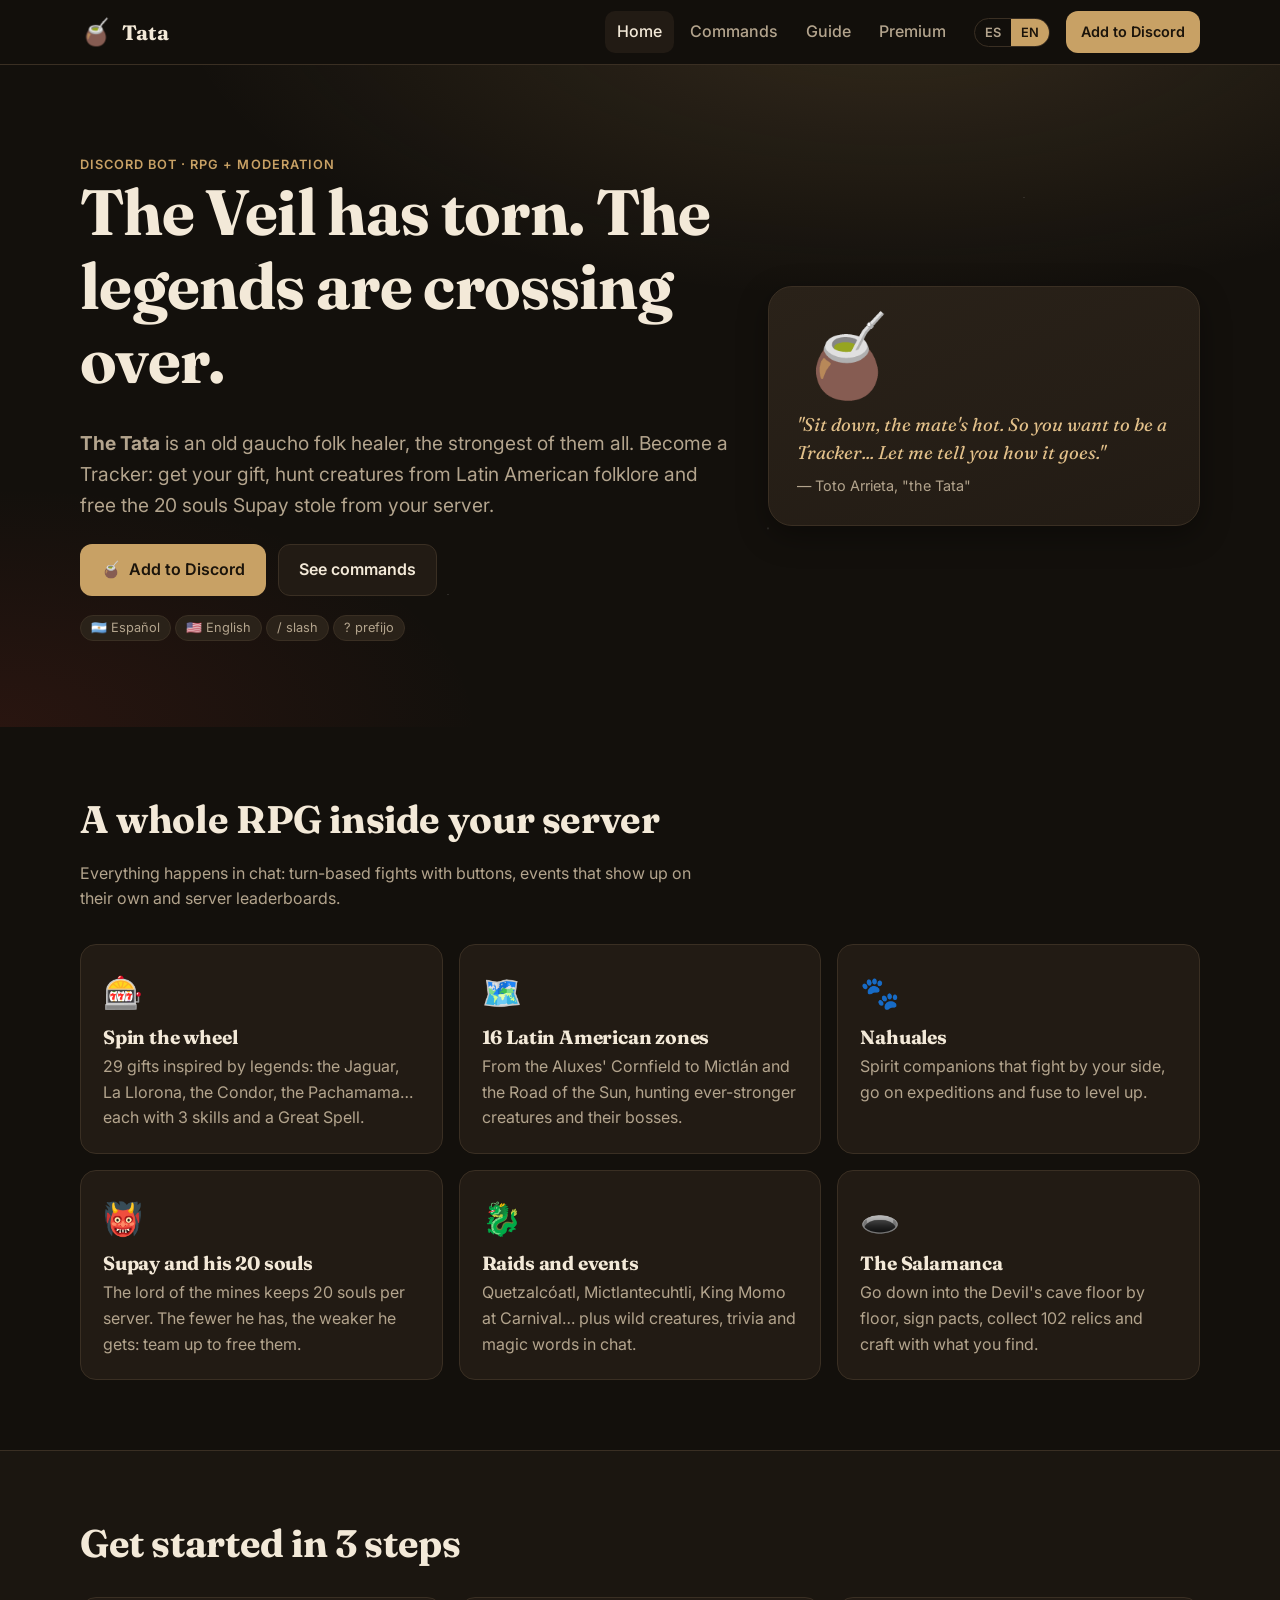
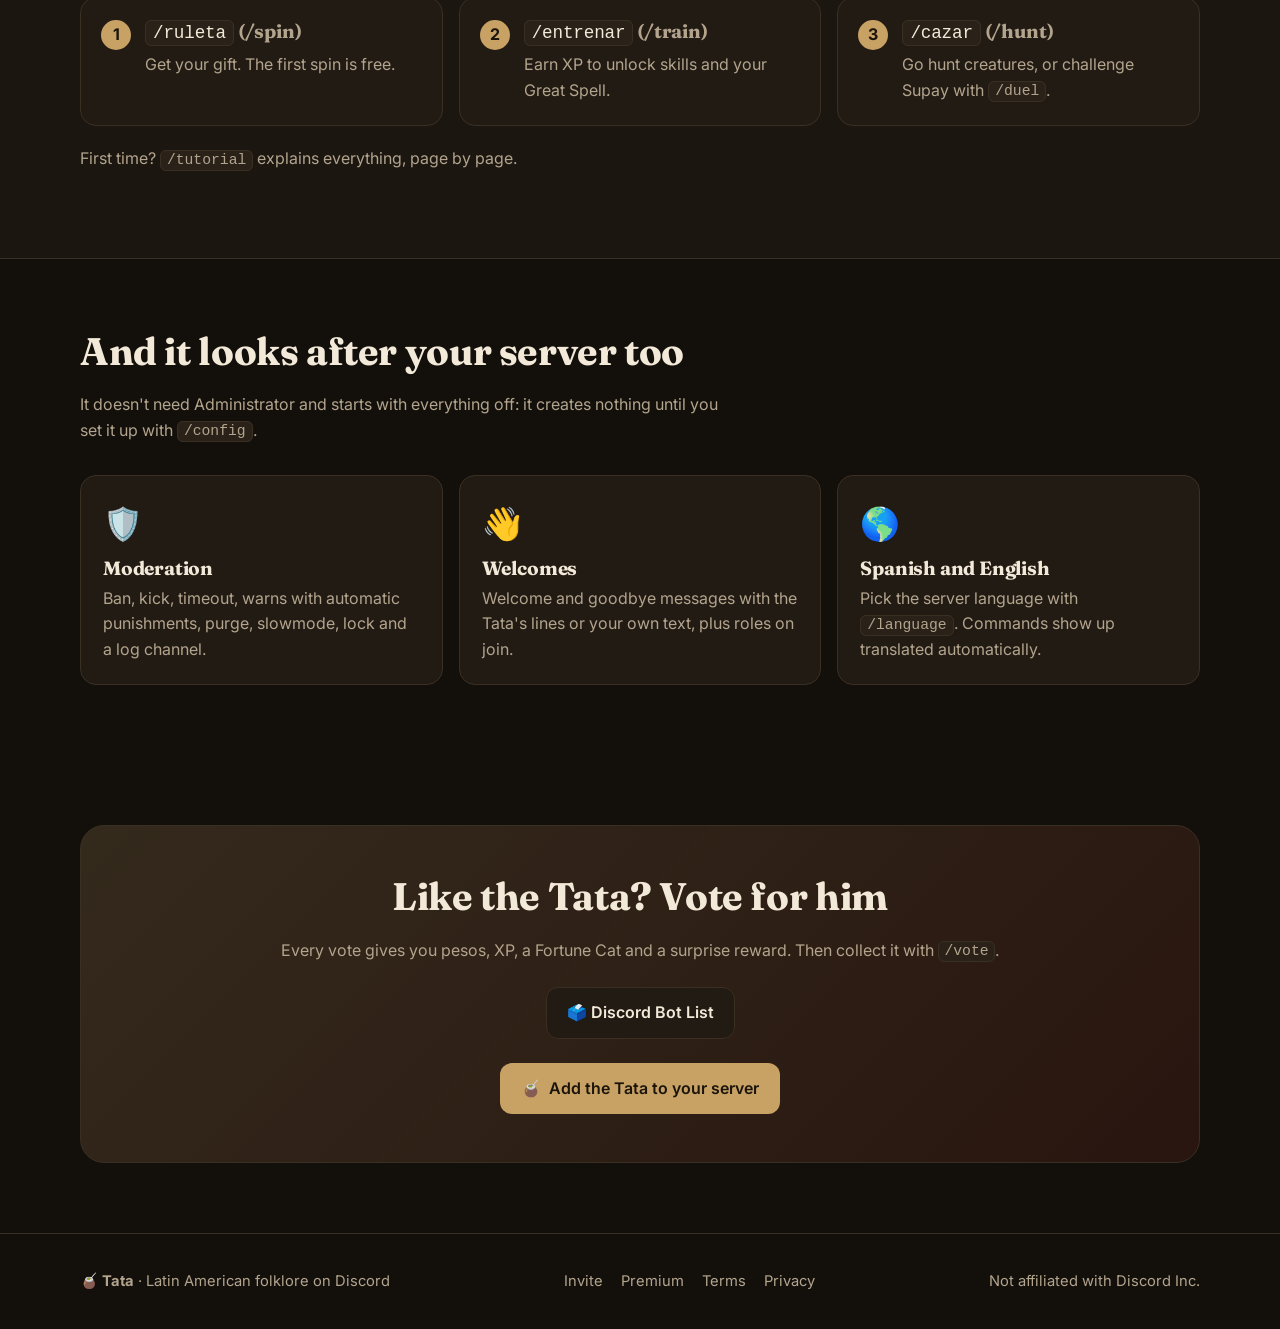
<file: index.html>
<!doctype html>
<html lang="es" data-lang="es">
<head>
  <meta charset="utf-8" />
  <meta name="viewport" content="width=device-width, initial-scale=1" />
  <title>Tata · Bot de Discord de mitología latinoamericana</title>
  <meta name="title-es" content="Tata · Bot de Discord de mitología latinoamericana" />
  <meta name="title-en" content="Tata · Latin American folklore Discord bot" />
  <meta name="description" content="RPG de mitología latinoamericana para Discord: cazá criaturas de las leyendas, conseguí tu don, juntá nahuales y liberá las almas que robó Supay. Con moderación y bienvenidas. En español e inglés." />
  <meta property="og:title" content="Tata · Bot de Discord de mitología latinoamericana" />
  <meta property="og:description" content="Cazá criaturas de las leyendas, conseguí tu don y liberá las almas que robó Supay. En español e inglés." />
  <meta property="og:type" content="website" />
  <meta name="theme-color" content="#c8a165" />
  <link rel="icon" href="favicon.svg" type="image/svg+xml" />
  <link rel="preconnect" href="https://fonts.googleapis.com" />
  <link rel="preconnect" href="https://fonts.gstatic.com" crossorigin />
  <link href="https://fonts.googleapis.com/css2?family=Fraunces:opsz,wght@9..144,600;9..144,700&family=Inter:wght@400;500;600;700&display=swap" rel="stylesheet" />
  <link rel="stylesheet" href="assets/style.css" />
  <script>(function(){var l;try{l=new URLSearchParams(location.search).get('lang')||localStorage.getItem('tata-lang')}catch(e){}if(l!=='es'&&l!=='en')l=(navigator.language||'es').toLowerCase().indexOf('es')===0?'es':'en';document.documentElement.dataset.lang=l;document.documentElement.lang=l})()</script>
</head>
<body data-page="inicio">
  <main>
    <section class="hero">
      <div class="stars" aria-hidden="true"></div>
      <div class="wrap">
        <div>
          <div class="eyebrow">
            <span data-only="es">Bot de Discord · RPG + moderación</span>
            <span data-only="en">Discord bot · RPG + moderation</span>
          </div>
          <h1>
            <span data-only="es">Se rasgó el Velo. Las leyendas están cruzando.</span>
            <span data-only="en">The Veil has torn. The legends are crossing over.</span>
          </h1>
          <p class="lead">
            <span data-only="es">El <strong>Tata</strong> es un viejo gaucho curandero, el más fuerte de todos. Hacete Rastreador: conseguí tu don, cazá criaturas del folclore latinoamericano y liberá las 20 almas que el Supay le robó a tu servidor.</span>
            <span data-only="en"><strong>The Tata</strong> is an old gaucho folk healer, the strongest of them all. Become a Tracker: get your gift, hunt creatures from Latin American folklore and free the 20 souls Supay stole from your server.</span>
          </p>
          <div class="actions">
            <a class="btn btn-gold" data-link="invite" href="#">🧉 <span data-only="es">Agregar a Discord</span><span data-only="en">Add to Discord</span></a>
            <a class="btn btn-ghost" href="comandos.html"><span data-only="es">Ver comandos</span><span data-only="en">See commands</span></a>
            <a class="btn btn-ghost" data-link="support" href="#"><span data-only="es">Servidor de soporte</span><span data-only="en">Support server</span></a>
          </div>
          <p class="muted" style="margin-top:18px">
            <span class="pill">🇦🇷 Español</span> <span class="pill">🇺🇸 English</span> <span class="pill">/ slash</span> <span class="pill">? prefijo</span>
          </p>
        </div>
        <div class="hero-card">
          <div class="big" aria-hidden="true">🧉</div>
          <blockquote>
            <span data-only="es">"Sentate, que el mate está caliente. Así que querés ser rastreador... Te explico cómo es la cosa."</span>
            <span data-only="en">"Sit down, the mate's hot. So you want to be a Tracker... Let me tell you how it goes."</span>
          </blockquote>
          <cite>— Toto Arrieta, <span data-only="es">"el Tata"</span><span data-only="en">"the Tata"</span></cite>
        </div>
      </div>
    </section>

    <section class="block">
      <div class="wrap">
        <div class="section-head">
          <h2><span data-only="es">Un RPG entero adentro de tu servidor</span><span data-only="en">A whole RPG inside your server</span></h2>
          <p class="muted">
            <span data-only="es">Todo pasa en el chat: combates por turnos con botones, eventos que aparecen solos y rankings del servidor.</span>
            <span data-only="en">Everything happens in chat: turn-based fights with buttons, events that show up on their own and server leaderboards.</span>
          </p>
        </div>
        <div class="grid grid-3">
          <article class="card">
            <div class="icon">🎰</div>
            <h3><span data-only="es">Tirá la ruleta</span><span data-only="en">Spin the wheel</span></h3>
            <p class="muted"><span data-only="es">29 dones inspirados en leyendas: el del Yaguareté, la Llorona, el Cóndor, la Pachamama… cada uno con 3 habilidades y un Gran Conjuro.</span><span data-only="en">29 gifts inspired by legends: the Jaguar, La Llorona, the Condor, the Pachamama… each with 3 skills and a Great Spell.</span></p>
          </article>
          <article class="card">
            <div class="icon">🗺️</div>
            <h3><span data-only="es">16 zonas de Latinoamérica</span><span data-only="en">16 Latin American zones</span></h3>
            <p class="muted"><span data-only="es">De la Milpa de los Aluxes al Mictlán y el Camino del Sol, cazando criaturas cada vez más fuertes y a sus jefes.</span><span data-only="en">From the Aluxes' Cornfield to Mictlán and the Road of the Sun, hunting ever-stronger creatures and their bosses.</span></p>
          </article>
          <article class="card">
            <div class="icon">🐾</div>
            <h3><span data-only="es">Nahuales</span><span data-only="en">Nahuales</span></h3>
            <p class="muted"><span data-only="es">Compañeros espirituales que pelean con vos, salen de expedición y se fusionan para subir de nivel.</span><span data-only="en">Spirit companions that fight by your side, go on expeditions and fuse to level up.</span></p>
          </article>
          <article class="card">
            <div class="icon">👹</div>
            <h3><span data-only="es">Supay y sus 20 almas</span><span data-only="en">Supay and his 20 souls</span></h3>
            <p class="muted"><span data-only="es">El señor de las minas guarda 20 almas por servidor. Cuantas menos tenga, más débil es: organícense para liberarlas.</span><span data-only="en">The lord of the mines keeps 20 souls per server. The fewer he has, the weaker he gets: team up to free them.</span></p>
          </article>
          <article class="card">
            <div class="icon">🐉</div>
            <h3><span data-only="es">Raids y eventos</span><span data-only="en">Raids and events</span></h3>
            <p class="muted"><span data-only="es">Quetzalcóatl, Mictlantecuhtli, el Rey Momo en Carnaval… y criaturas salvajes, trivias y palabras mágicas en el chat.</span><span data-only="en">Quetzalcóatl, Mictlantecuhtli, King Momo at Carnival… plus wild creatures, trivia and magic words in chat.</span></p>
          </article>
          <article class="card">
            <div class="icon">🕳️</div>
            <h3><span data-only="es">La Salamanca</span><span data-only="en">The Salamanca</span></h3>
            <p class="muted"><span data-only="es">Bajá a la cueva del Diablo piso por piso, firmá pactos, juntá 102 reliquias y crafteá con lo que encontrás.</span><span data-only="en">Go down into the Devil's cave floor by floor, sign pacts, collect 102 relics and craft with what you find.</span></p>
          </article>
        </div>
      </div>
    </section>

    <section class="block alt">
      <div class="wrap">
        <div class="section-head">
          <h2><span data-only="es">Empezá en 3 pasos</span><span data-only="en">Get started in 3 steps</span></h2>
        </div>
        <div class="grid grid-3 steps">
          <div class="card">
            <h3><code>/ruleta</code> <span data-only="en" class="muted">(/spin)</span></h3>
            <p class="muted"><span data-only="es">Conseguí tu don. La primera tirada es gratis.</span><span data-only="en">Get your gift. The first spin is free.</span></p>
          </div>
          <div class="card">
            <h3><code>/entrenar</code> <span data-only="en" class="muted">(/train)</span></h3>
            <p class="muted"><span data-only="es">Ganá XP para desbloquear habilidades y tu Gran Conjuro.</span><span data-only="en">Earn XP to unlock skills and your Great Spell.</span></p>
          </div>
          <div class="card">
            <h3><code>/cazar</code> <span data-only="en" class="muted">(/hunt)</span></h3>
            <p class="muted"><span data-only="es">Salí a cazar criaturas, o retá a Supay con <code>/duelo</code>.</span><span data-only="en">Go hunt creatures, or challenge Supay with <code>/duel</code>.</span></p>
          </div>
        </div>
        <p class="muted" style="margin-top:20px">
          <span data-only="es">¿Primera vez? <code>/tutorial</code> te explica todo, página por página.</span>
          <span data-only="en">First time? <code>/tutorial</code> explains everything, page by page.</span>
        </p>
      </div>
    </section>

    <section class="block">
      <div class="wrap">
        <div class="section-head">
          <h2><span data-only="es">Y también cuida tu servidor</span><span data-only="en">And it looks after your server too</span></h2>
          <p class="muted"><span data-only="es">No necesita permisos de administrador y arranca con todo apagado: no crea nada hasta que lo configures con <code>/config</code>.</span><span data-only="en">It doesn't need Administrator and starts with everything off: it creates nothing until you set it up with <code>/config</code>.</span></p>
        </div>
        <div class="grid grid-3">
          <article class="card">
            <div class="icon">🛡️</div>
            <h3><span data-only="es">Moderación</span><span data-only="en">Moderation</span></h3>
            <p class="muted"><span data-only="es">Ban, kick, timeout, warns con sanciones automáticas, purge, slowmode, lock y canal de registros.</span><span data-only="en">Ban, kick, timeout, warns with automatic punishments, purge, slowmode, lock and a log channel.</span></p>
          </article>
          <article class="card">
            <div class="icon">👋</div>
            <h3><span data-only="es">Bienvenidas</span><span data-only="en">Welcomes</span></h3>
            <p class="muted"><span data-only="es">Bienvenidas y despedidas con frases del Tata o tu propio mensaje, y roles al entrar.</span><span data-only="en">Welcome and goodbye messages with the Tata's lines or your own text, plus roles on join.</span></p>
          </article>
          <article class="card">
            <div class="icon">🌎</div>
            <h3><span data-only="es">Español e inglés</span><span data-only="en">Spanish and English</span></h3>
            <p class="muted"><span data-only="es">Elegí el idioma del servidor con <code>/idioma</code>. Los comandos aparecen traducidos solos.</span><span data-only="en">Pick the server language with <code>/language</code>. Commands show up translated automatically.</span></p>
          </article>
        </div>
      </div>
    </section>

    <section class="block">
      <div class="wrap">
        <div class="cta">
          <h2><span data-only="es">¿Te gusta el Tata? Votalo</span><span data-only="en">Like the Tata? Vote for him</span></h2>
          <p class="muted"><span data-only="es">Cada voto te da pesos, XP, un Gato de la Fortuna y un premio sorpresa. Después cobralo con <code>/votar</code>.</span><span data-only="en">Every vote gives you pesos, XP, a Fortune Cat and a surprise reward. Then collect it with <code>/vote</code>.</span></p>
          <div class="actions" style="justify-content:center" data-votes></div>
          <div class="actions" style="justify-content:center">
            <a class="btn btn-gold" data-link="invite" href="#">🧉 <span data-only="es">Agregar el Tata a tu servidor</span><span data-only="en">Add the Tata to your server</span></a>
          </div>
        </div>
      </div>
    </section>
  </main>
  <script src="assets/site.js"></script>
</body>
</html>
</file>
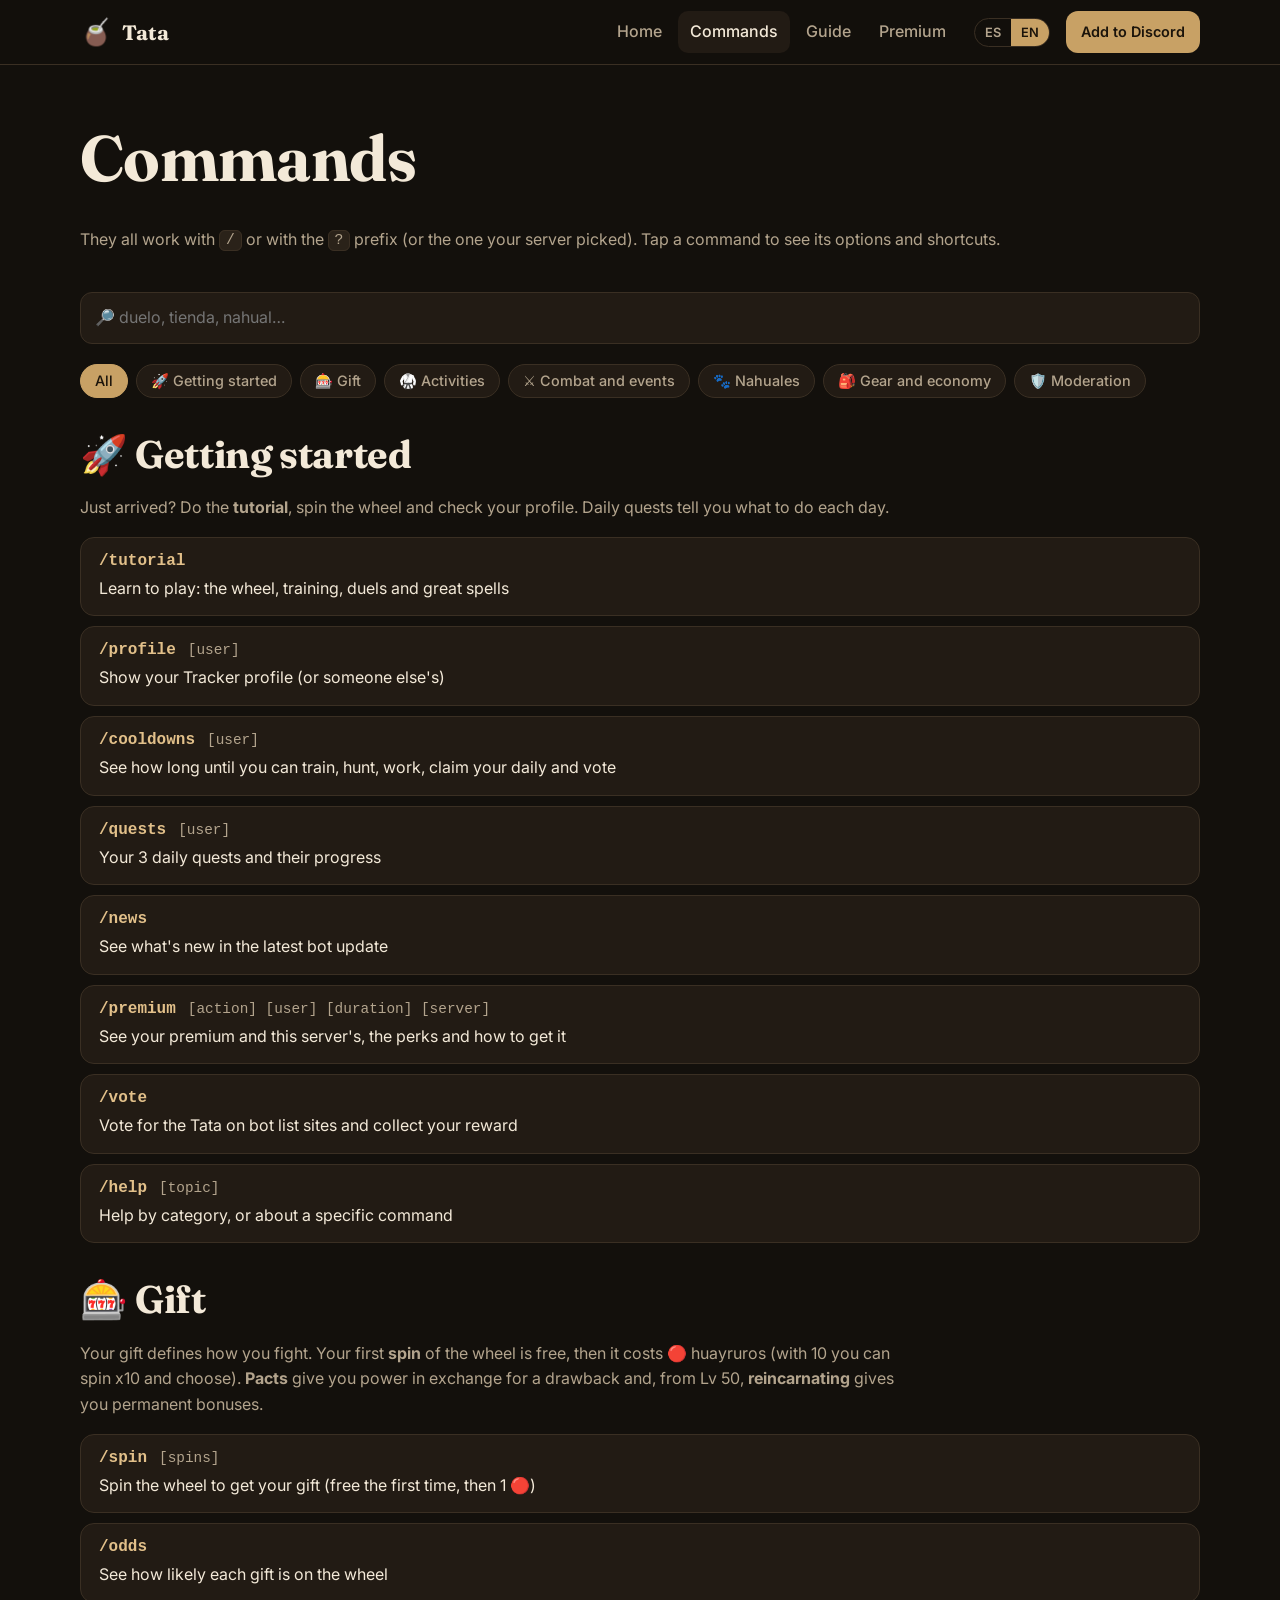
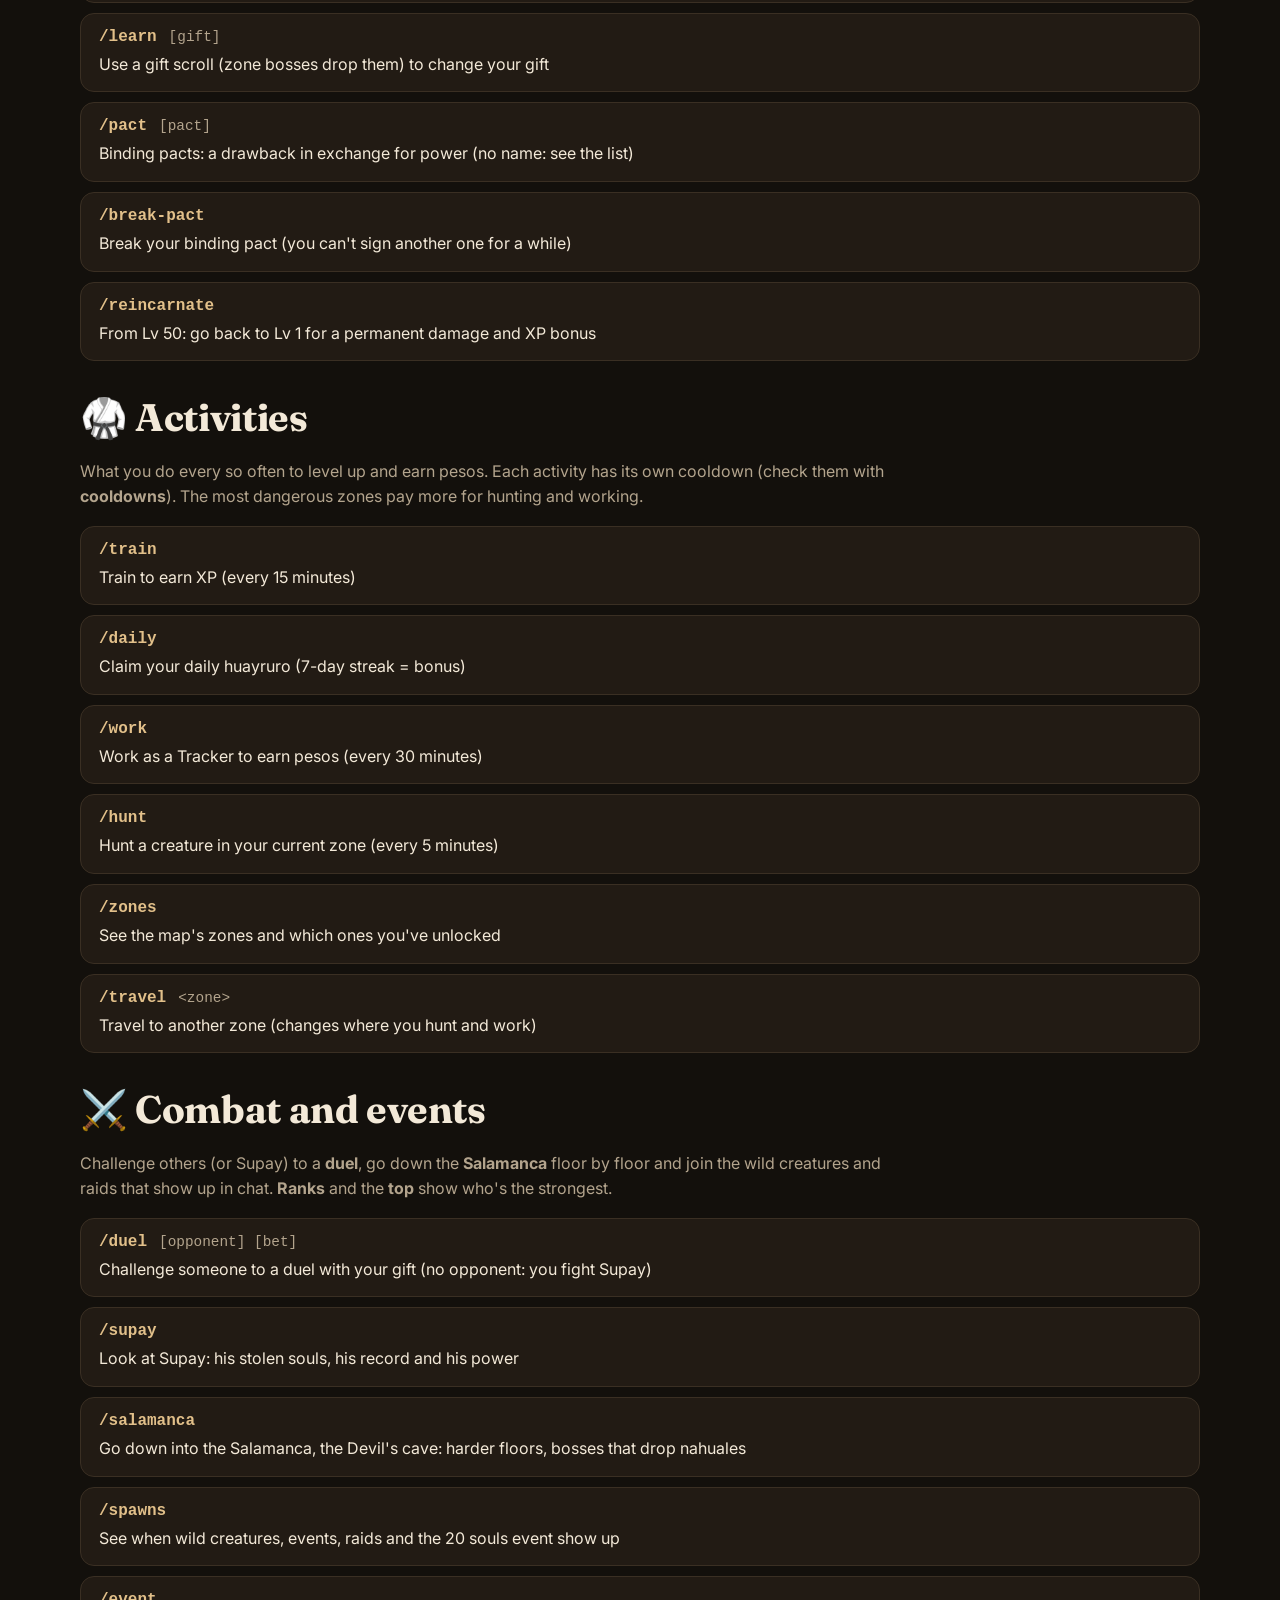
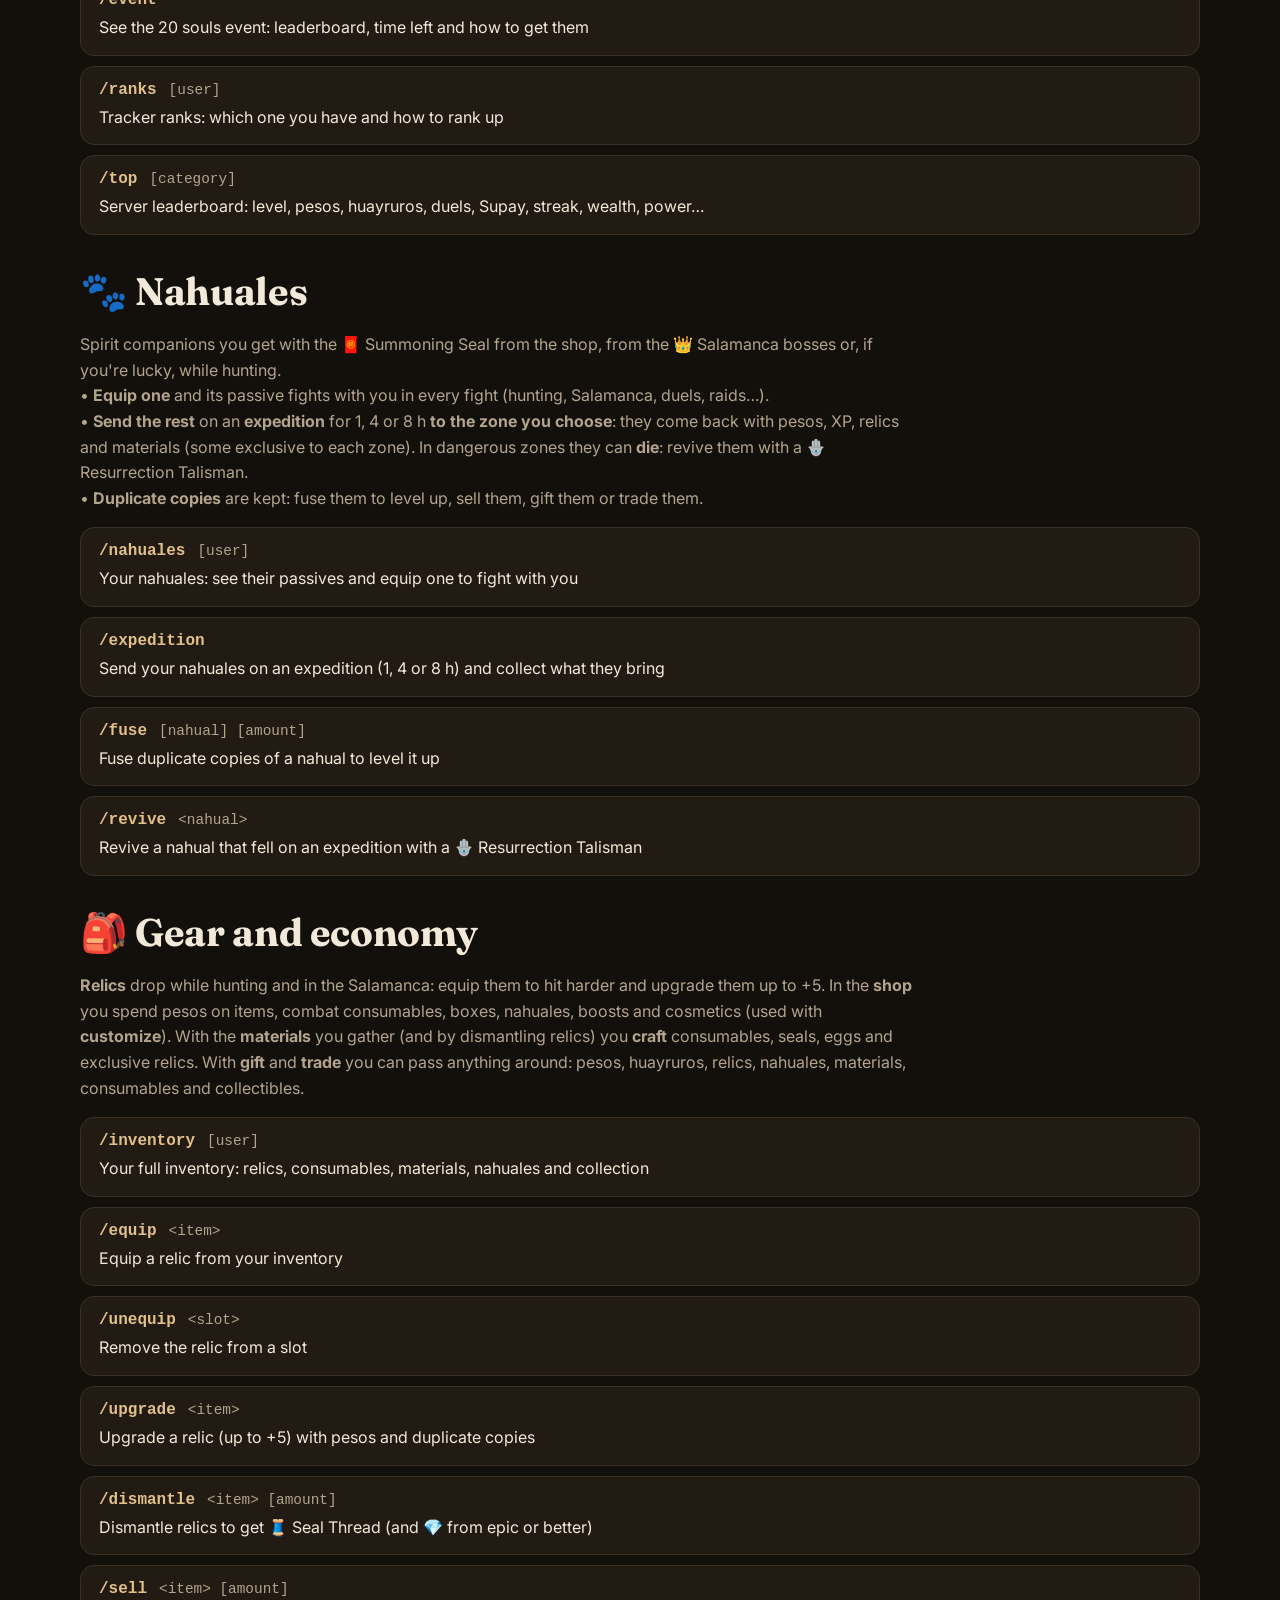
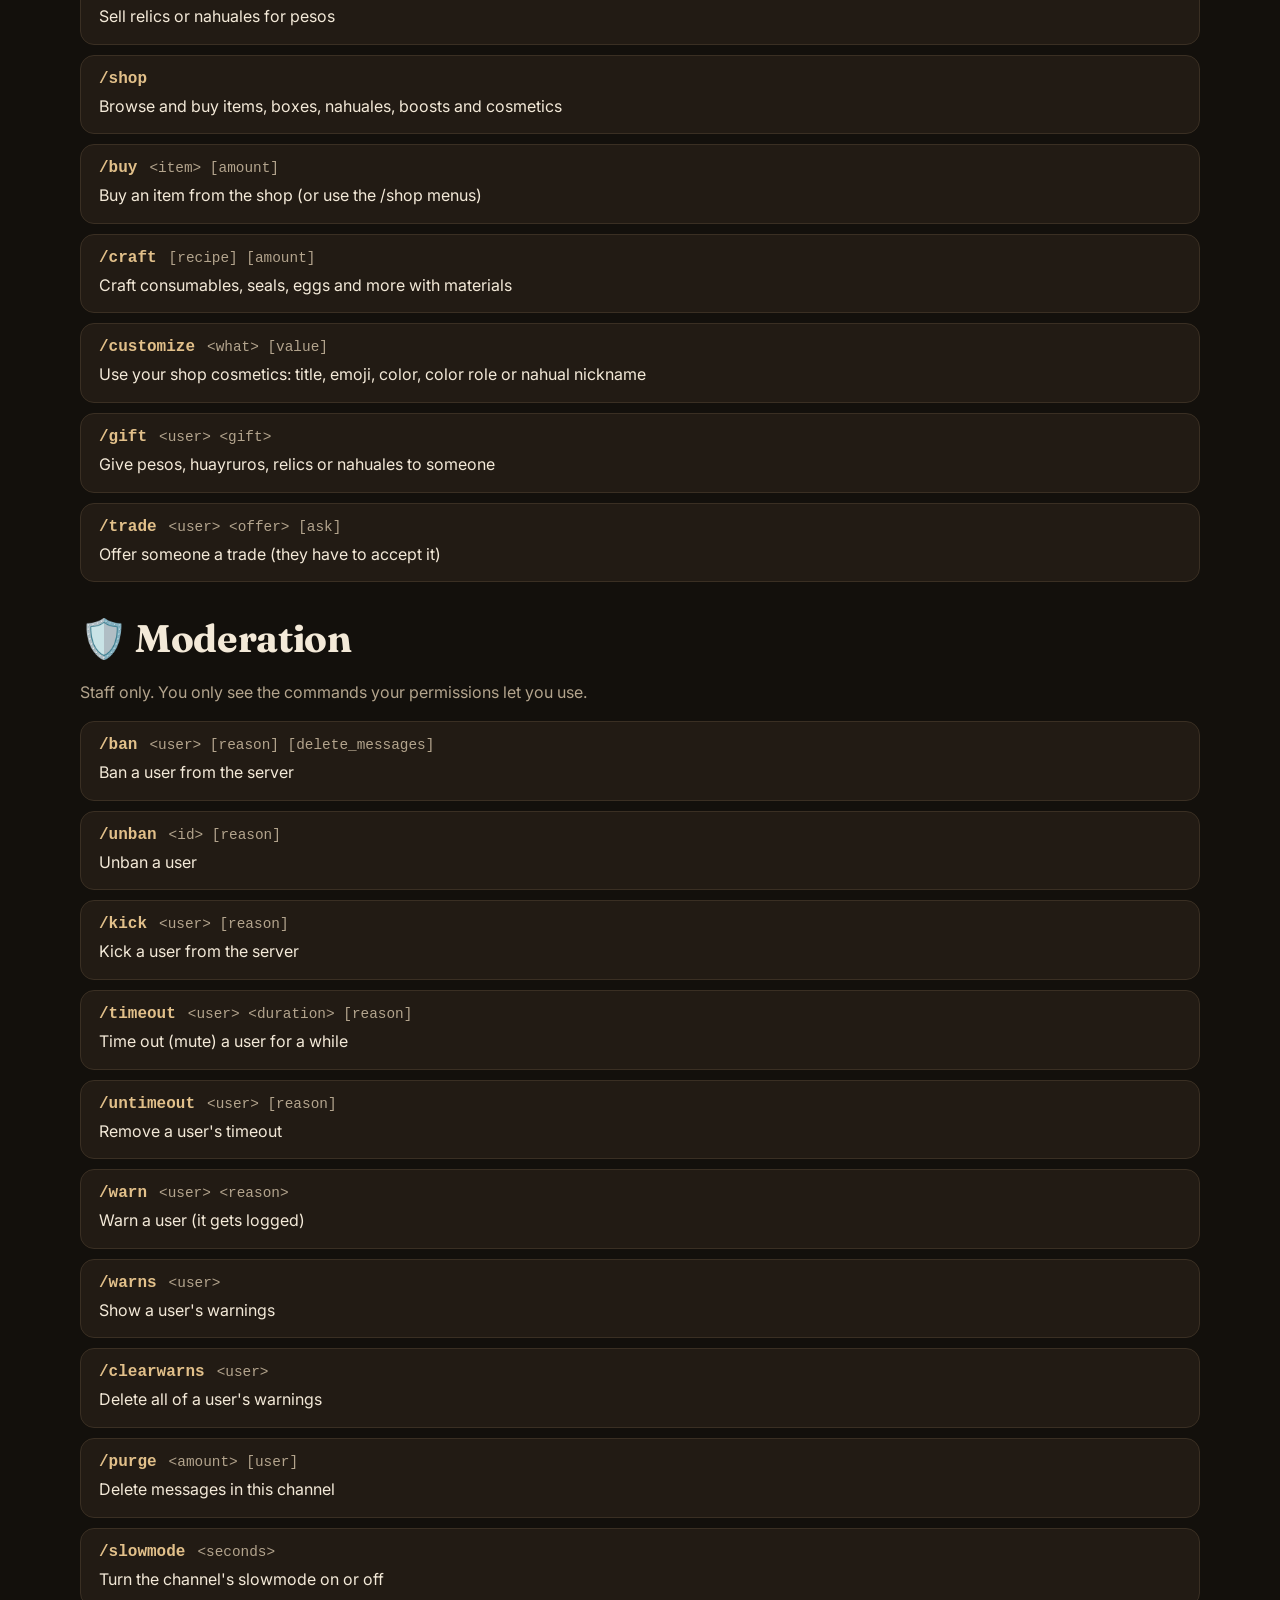
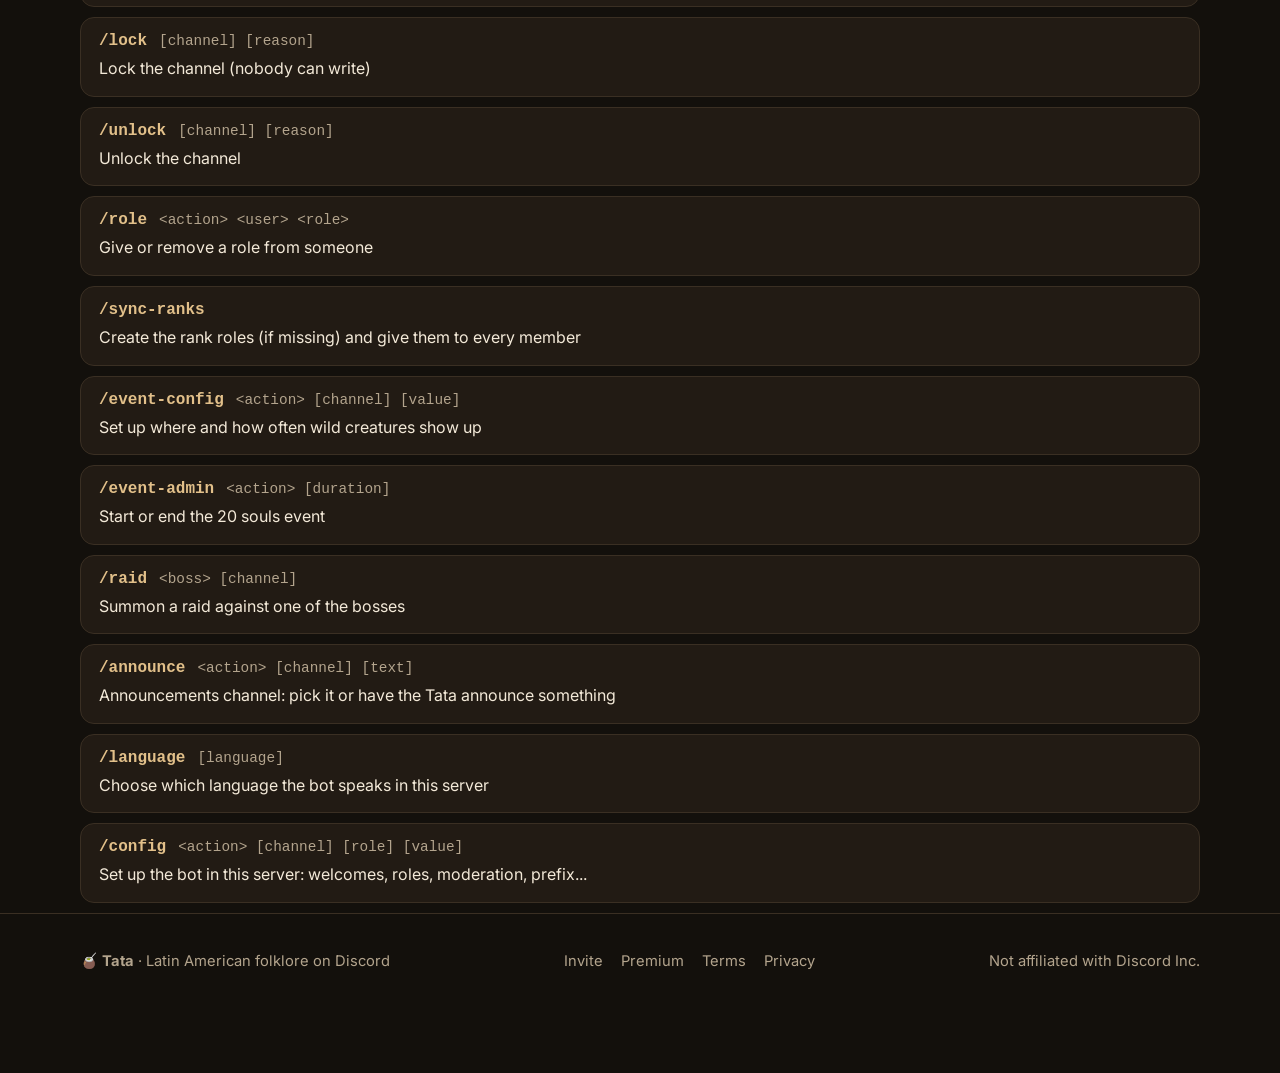
<file: comandos.html>
<!doctype html>
<html lang="es" data-lang="es">
<head>
  <meta charset="utf-8" />
  <meta name="viewport" content="width=device-width, initial-scale=1" />
  <title>Comandos · Tata</title>
  <meta name="title-es" content="Comandos · Tata" />
  <meta name="title-en" content="Commands · Tata" />
  <meta name="description" content="Todos los comandos del Tata, el bot de Discord de mitología latinoamericana: juego, economía, nahuales y moderación." />
  <meta name="theme-color" content="#c8a165" />
  <link rel="icon" href="favicon.svg" type="image/svg+xml" />
  <link rel="preconnect" href="https://fonts.googleapis.com" />
  <link rel="preconnect" href="https://fonts.gstatic.com" crossorigin />
  <link href="https://fonts.googleapis.com/css2?family=Fraunces:opsz,wght@9..144,600;9..144,700&family=Inter:wght@400;500;600;700&display=swap" rel="stylesheet" />
  <link rel="stylesheet" href="assets/style.css" />
  <script>(function(){var l;try{l=new URLSearchParams(location.search).get('lang')||localStorage.getItem('tata-lang')}catch(e){}if(l!=='es'&&l!=='en')l=(navigator.language||'es').toLowerCase().indexOf('es')===0?'es':'en';document.documentElement.dataset.lang=l;document.documentElement.lang=l})()</script>
</head>
<body data-page="comandos">
  <main class="wrap">
    <div class="page-head">
      <h1><span data-only="es">Comandos</span><span data-only="en">Commands</span></h1>
      <p class="muted">
        <span data-only="es">Todos funcionan con <code>/</code> o con el prefijo <code>?</code> (o el que elija tu servidor). Tocá un comando para ver sus opciones y abreviaciones.</span>
        <span data-only="en">They all work with <code>/</code> or with the <code>?</code> prefix (or the one your server picked). Tap a command to see its options and shortcuts.</span>
      </p>
    </div>
    <div class="toolbar">
      <input id="cmd-search" class="search" type="search" placeholder="🔎 duelo, tienda, nahual…" aria-label="Buscar comando / Search command" />
    </div>
    <div id="cmd-cats" class="chips"></div>
    <div id="commands" aria-live="polite"><p class="empty">…</p></div>
  </main>
  <script src="assets/site.js"></script>
  <script>TATA.commandsPage();</script>
</body>
</html>
</file>
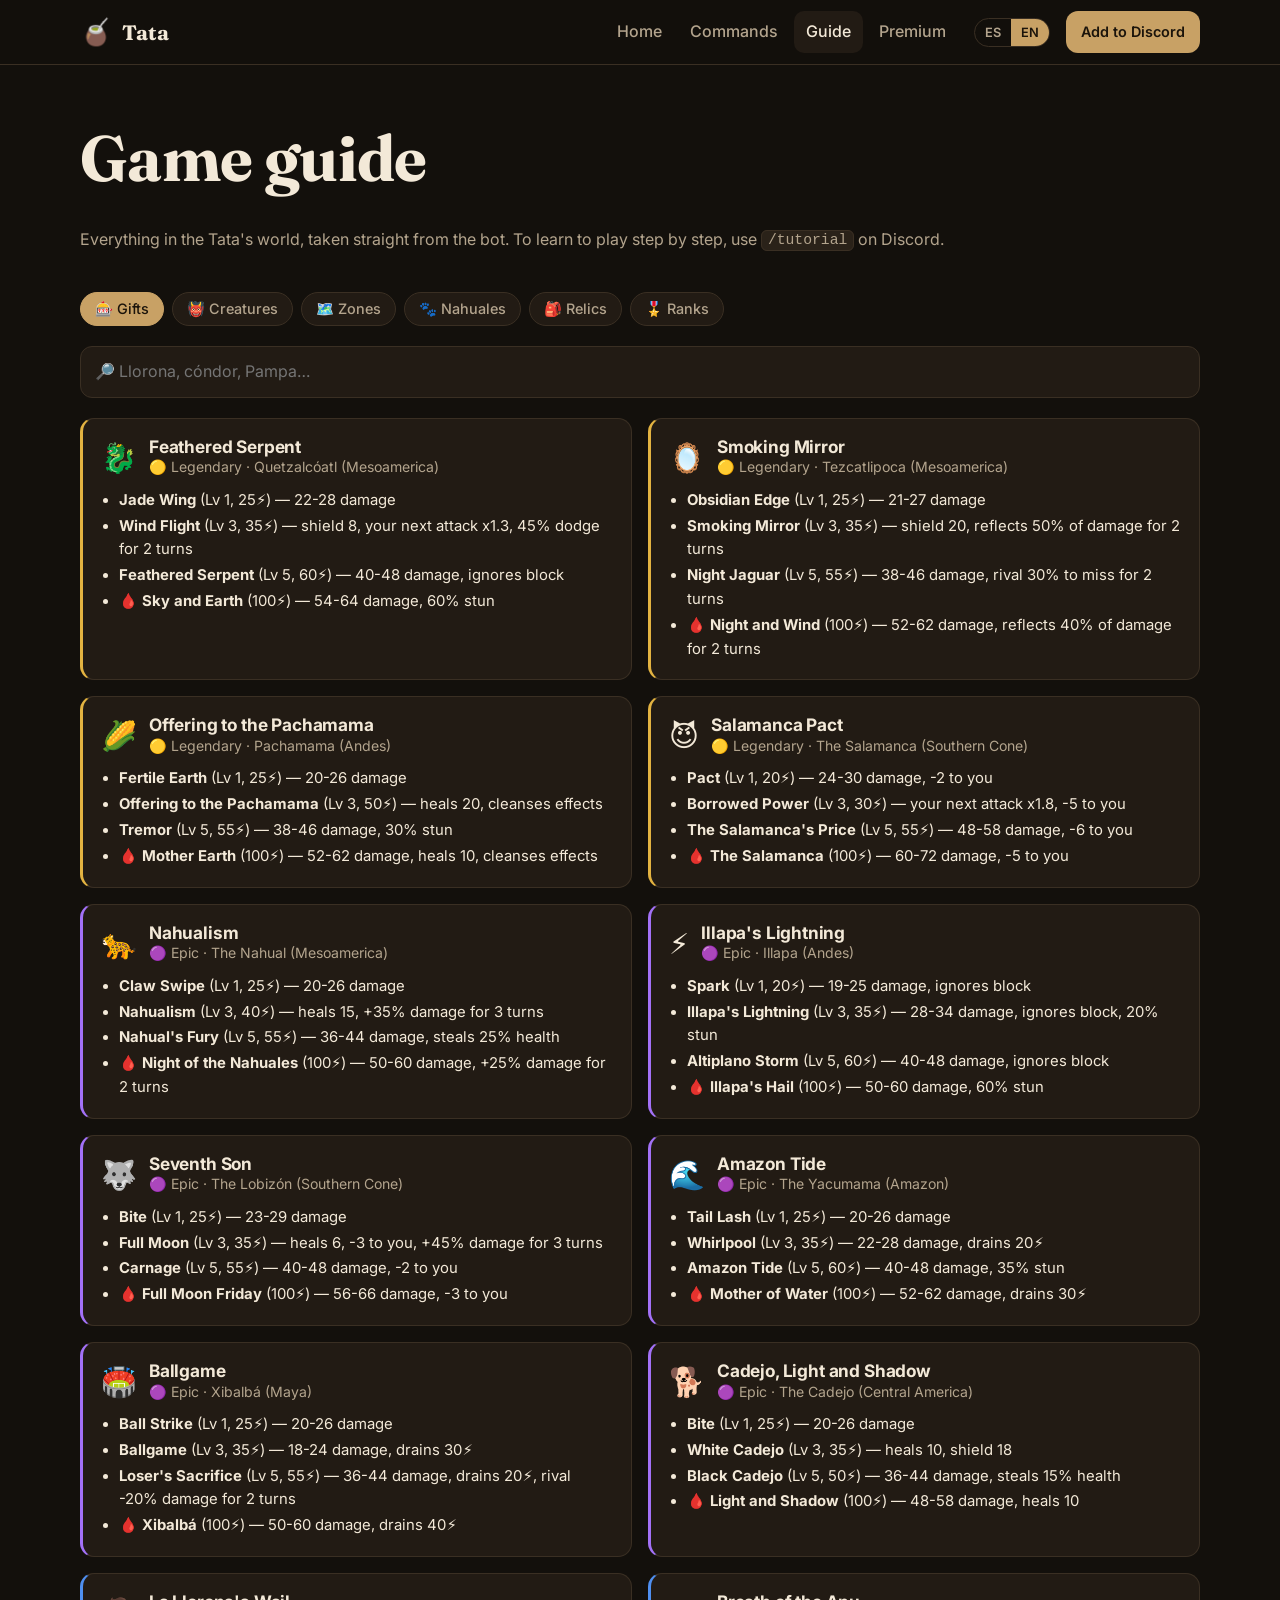
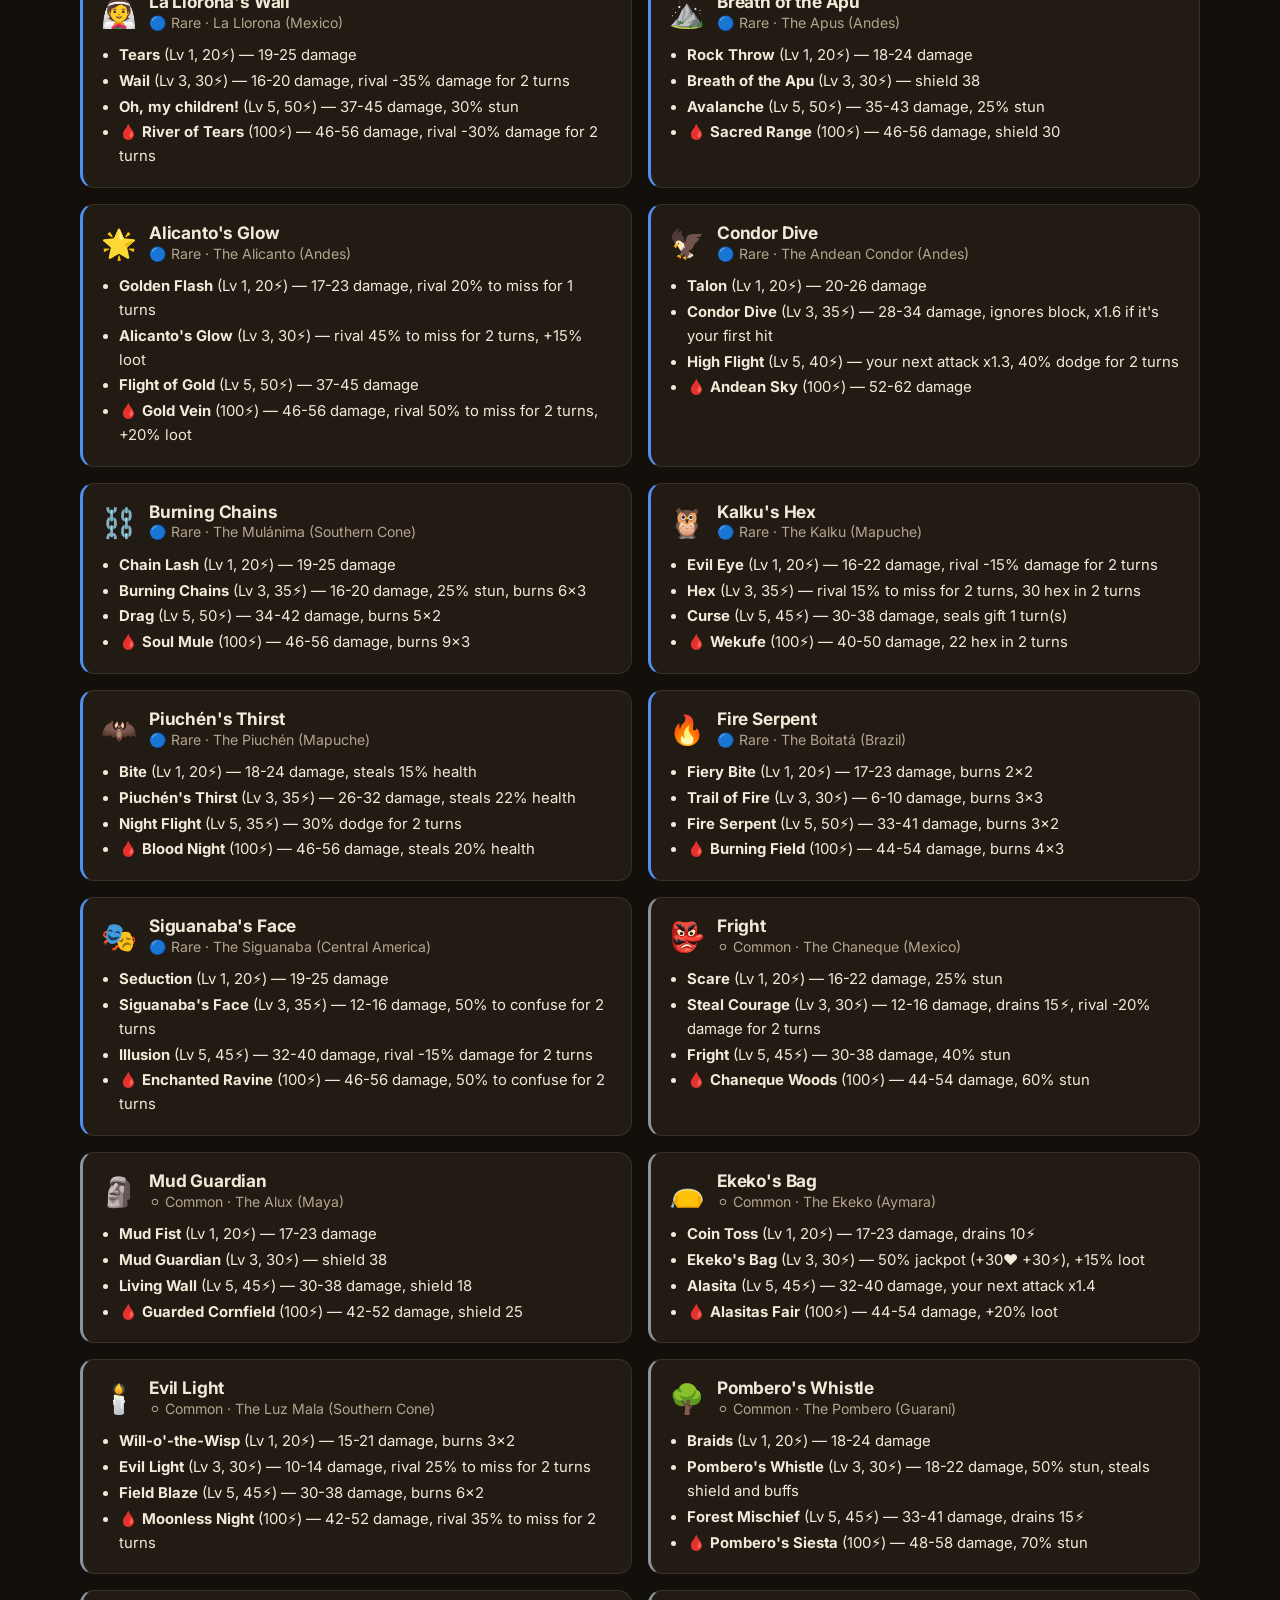
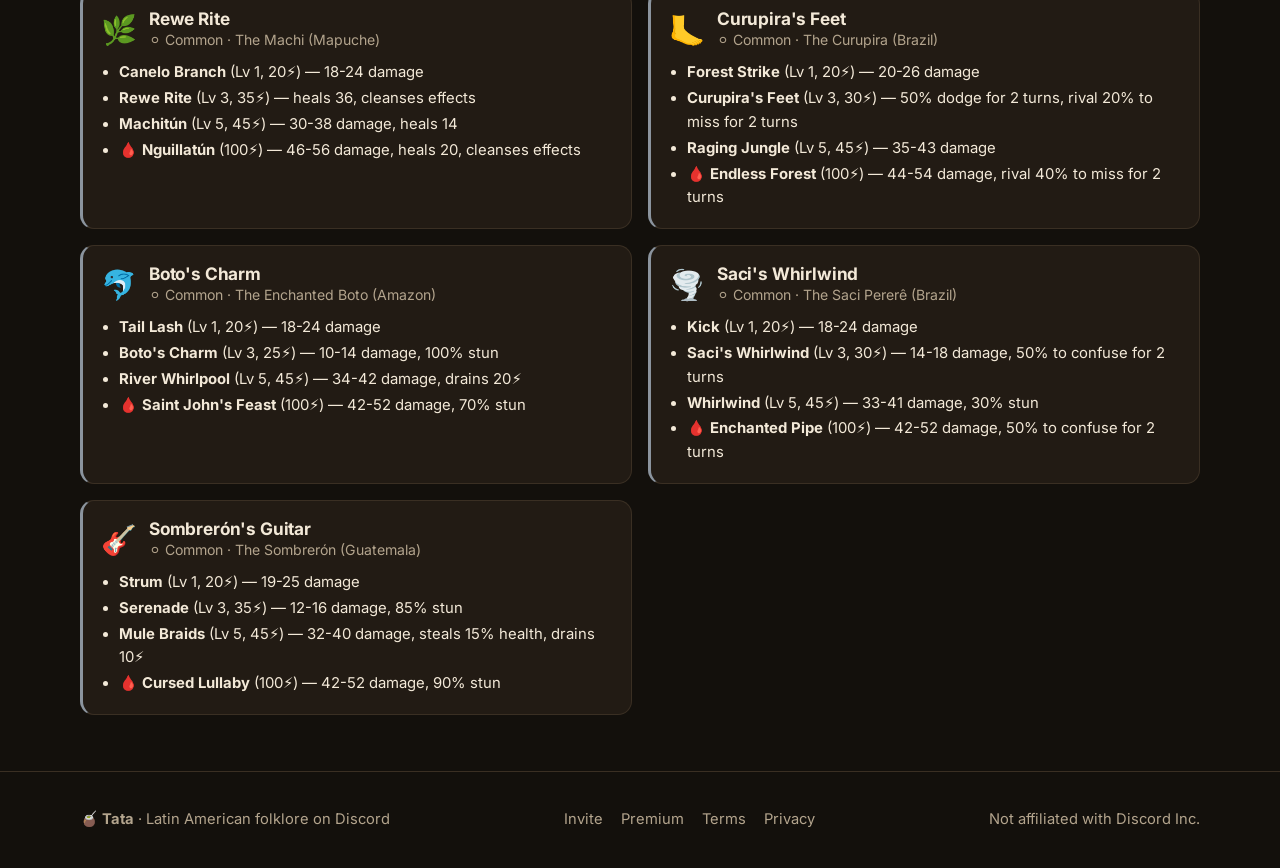
<file: guia.html>
<!doctype html>
<html lang="es" data-lang="es">
<head>
  <meta charset="utf-8" />
  <meta name="viewport" content="width=device-width, initial-scale=1" />
  <title>Guía del juego · Tata</title>
  <meta name="title-es" content="Guía del juego · Tata" />
  <meta name="title-en" content="Game guide · Tata" />
  <meta name="description" content="Guía del Tata: todos los dones, criaturas, zonas, nahuales, reliquias y rangos del juego." />
  <meta name="theme-color" content="#c8a165" />
  <link rel="icon" href="favicon.svg" type="image/svg+xml" />
  <link rel="preconnect" href="https://fonts.googleapis.com" />
  <link rel="preconnect" href="https://fonts.gstatic.com" crossorigin />
  <link href="https://fonts.googleapis.com/css2?family=Fraunces:opsz,wght@9..144,600;9..144,700&family=Inter:wght@400;500;600;700&display=swap" rel="stylesheet" />
  <link rel="stylesheet" href="assets/style.css" />
  <script>(function(){var l;try{l=new URLSearchParams(location.search).get('lang')||localStorage.getItem('tata-lang')}catch(e){}if(l!=='es'&&l!=='en')l=(navigator.language||'es').toLowerCase().indexOf('es')===0?'es':'en';document.documentElement.dataset.lang=l;document.documentElement.lang=l})()</script>
</head>
<body data-page="guia">
  <main class="wrap">
    <div class="page-head">
      <h1><span data-only="es">Guía del juego</span><span data-only="en">Game guide</span></h1>
      <p class="muted">
        <span data-only="es">Todo lo que hay en el mundo del Tata, sacado directo del bot. Para aprender a jugar paso a paso usá <code>/tutorial</code> en Discord.</span>
        <span data-only="en">Everything in the Tata's world, taken straight from the bot. To learn to play step by step, use <code>/tutorial</code> on Discord.</span>
      </p>
    </div>
    <div id="guide-tabs" class="tabs"></div>
    <div class="toolbar">
      <input id="guide-search" class="search" type="search" placeholder="🔎 Llorona, cóndor, Pampa…" aria-label="Buscar / Search" />
    </div>
    <div id="guide" class="grid grid-2" aria-live="polite"><p class="empty">…</p></div>
    <p style="height:40px"></p>
  </main>
  <script src="assets/site.js"></script>
  <script>TATA.guidePage();</script>
</body>
</html>
</file>
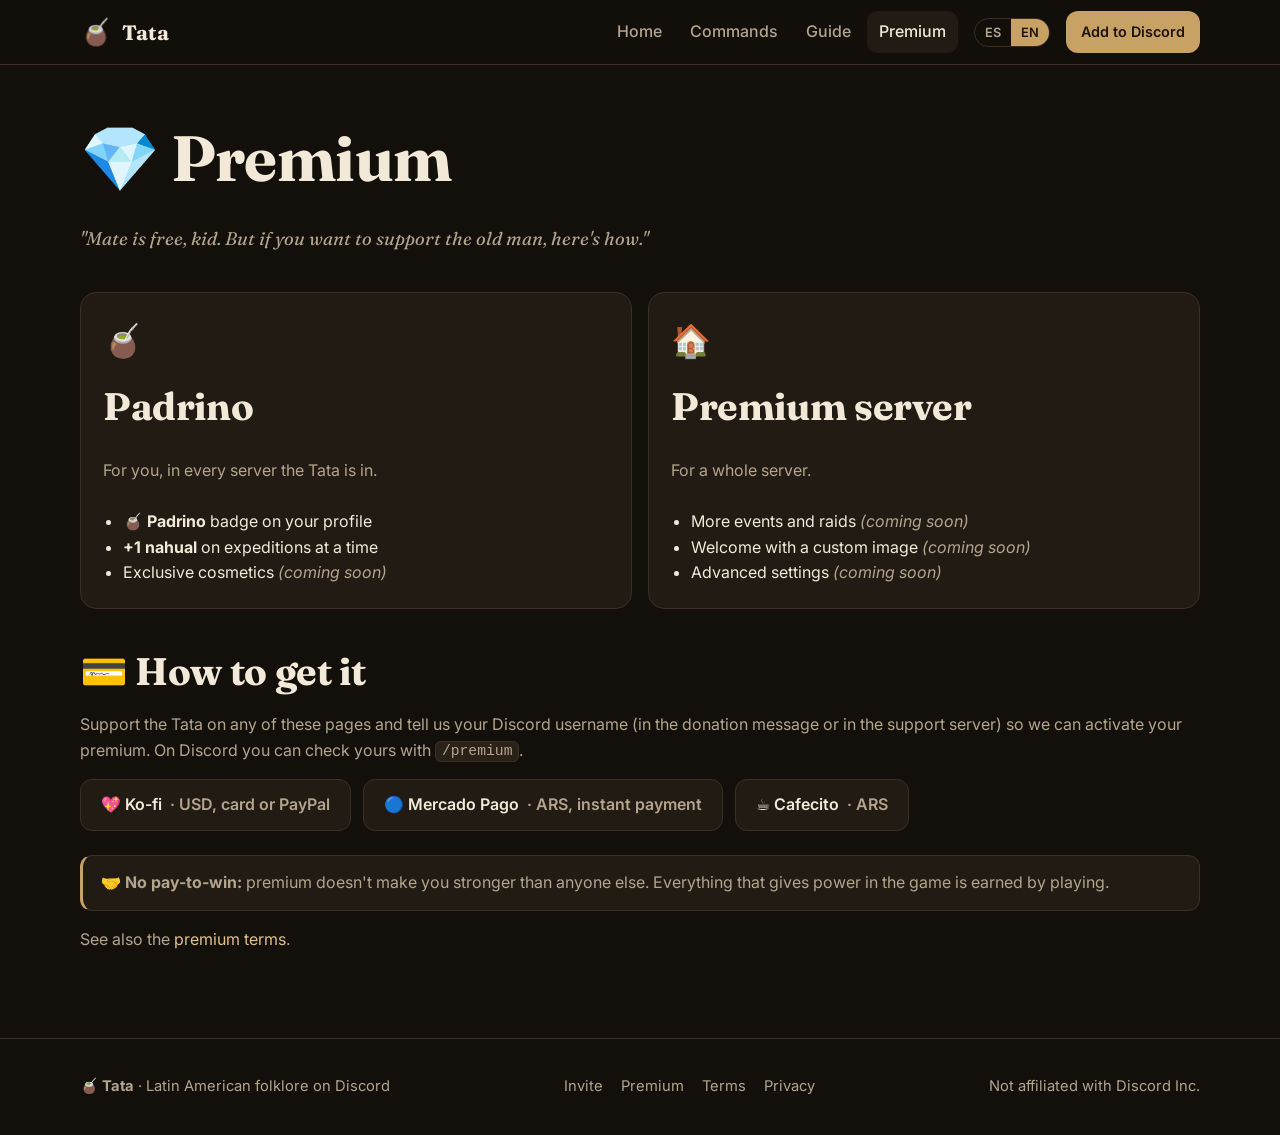
<file: premium.html>
<!doctype html>
<html lang="es" data-lang="es">
<head>
  <meta charset="utf-8" />
  <meta name="viewport" content="width=device-width, initial-scale=1" />
  <title>Premium · Tata</title>
  <meta name="title-es" content="Premium · Tata" />
  <meta name="title-en" content="Premium · Tata" />
  <meta name="description" content="Bancá al Tata: Padrino y servidor premium. Sin pagar para ganar." />
  <meta name="theme-color" content="#c8a165" />
  <link rel="icon" href="favicon.svg" type="image/svg+xml" />
  <link rel="preconnect" href="https://fonts.googleapis.com" />
  <link rel="preconnect" href="https://fonts.gstatic.com" crossorigin />
  <link href="https://fonts.googleapis.com/css2?family=Fraunces:opsz,wght@9..144,600;9..144,700&family=Inter:wght@400;500;600;700&display=swap" rel="stylesheet" />
  <link rel="stylesheet" href="assets/style.css" />
  <script>(function(){var l;try{l=new URLSearchParams(location.search).get('lang')||localStorage.getItem('tata-lang')}catch(e){}if(l!=='es'&&l!=='en')l=(navigator.language||'es').toLowerCase().indexOf('es')===0?'es':'en';document.documentElement.dataset.lang=l;document.documentElement.lang=l})()</script>
</head>
<body data-page="premium">
  <main class="wrap">
    <div class="page-head">
      <h1>💎 Premium</h1>
      <p class="muted" style="font: italic 1.15rem var(--font-title)">
        <span data-only="es">"El mate no se cobra, m'hijo. Pero si querés bancar al viejo, acá tenés cómo."</span>
        <span data-only="en">"Mate is free, kid. But if you want to support the old man, here's how."</span>
      </p>
    </div>

    <div class="grid grid-2">
      <article class="card price-card">
        <div class="icon">🧉</div>
        <h2>Padrino</h2>
        <p class="muted"><span data-only="es">Para vos, en todos los servidores donde esté el Tata.</span><span data-only="en">For you, in every server the Tata is in.</span></p>
        <ul>
          <li><span data-only="es">Insignia 🧉 <strong>Padrino</strong> en tu perfil</span><span data-only="en">🧉 <strong>Padrino</strong> badge on your profile</span></li>
          <li><span data-only="es"><strong>+1 nahual</strong> de expedición a la vez</span><span data-only="en"><strong>+1 nahual</strong> on expeditions at a time</span></li>
          <li><span data-only="es">Cosméticos exclusivos <em class="muted">(próximamente)</em></span><span data-only="en">Exclusive cosmetics <em class="muted">(coming soon)</em></span></li>
        </ul>
      </article>
      <article class="card price-card">
        <div class="icon">🏠</div>
        <h2><span data-only="es">Servidor premium</span><span data-only="en">Premium server</span></h2>
        <p class="muted"><span data-only="es">Para todo un servidor.</span><span data-only="en">For a whole server.</span></p>
        <ul>
          <li><span data-only="es">Más eventos y raids <em class="muted">(próximamente)</em></span><span data-only="en">More events and raids <em class="muted">(coming soon)</em></span></li>
          <li><span data-only="es">Bienvenida con imagen propia <em class="muted">(próximamente)</em></span><span data-only="en">Welcome with a custom image <em class="muted">(coming soon)</em></span></li>
          <li><span data-only="es">Configuración avanzada <em class="muted">(próximamente)</em></span><span data-only="en">Advanced settings <em class="muted">(coming soon)</em></span></li>
        </ul>
      </article>
    </div>

    <section class="block" style="padding-top:40px">
      <h2><span data-only="es">💳 Cómo conseguirlo</span><span data-only="en">💳 How to get it</span></h2>
      <p class="muted">
        <span data-only="es">Apoyá al Tata en cualquiera de estas páginas y avisanos tu usuario de Discord (en el mensaje del aporte o en el servidor de soporte) para activarte el premium. En Discord podés ver el tuyo con <code>/premium</code>.</span>
        <span data-only="en">Support the Tata on any of these pages and tell us your Discord username (in the donation message or in the support server) so we can activate your premium. On Discord you can check yours with <code>/premium</code>.</span>
      </p>
      <div class="pay" data-pay></div>
      <p class="note" style="margin-top:24px">
        <span data-only="es">🤝 <strong>Nada de "pagar para ganar":</strong> el premium no te hace más fuerte que los demás. Todo lo que da poder en el juego se consigue jugando.</span>
        <span data-only="en">🤝 <strong>No pay-to-win:</strong> premium doesn't make you stronger than anyone else. Everything that gives power in the game is earned by playing.</span>
      </p>
      <p class="muted">
        <span data-only="es">Ver también los <a href="terminos.html#premium">términos del premium</a>.</span>
        <span data-only="en">See also the <a href="terminos.html#premium">premium terms</a>.</span>
      </p>
    </section>
  </main>
  <script src="assets/site.js"></script>
</body>
</html>
</file>
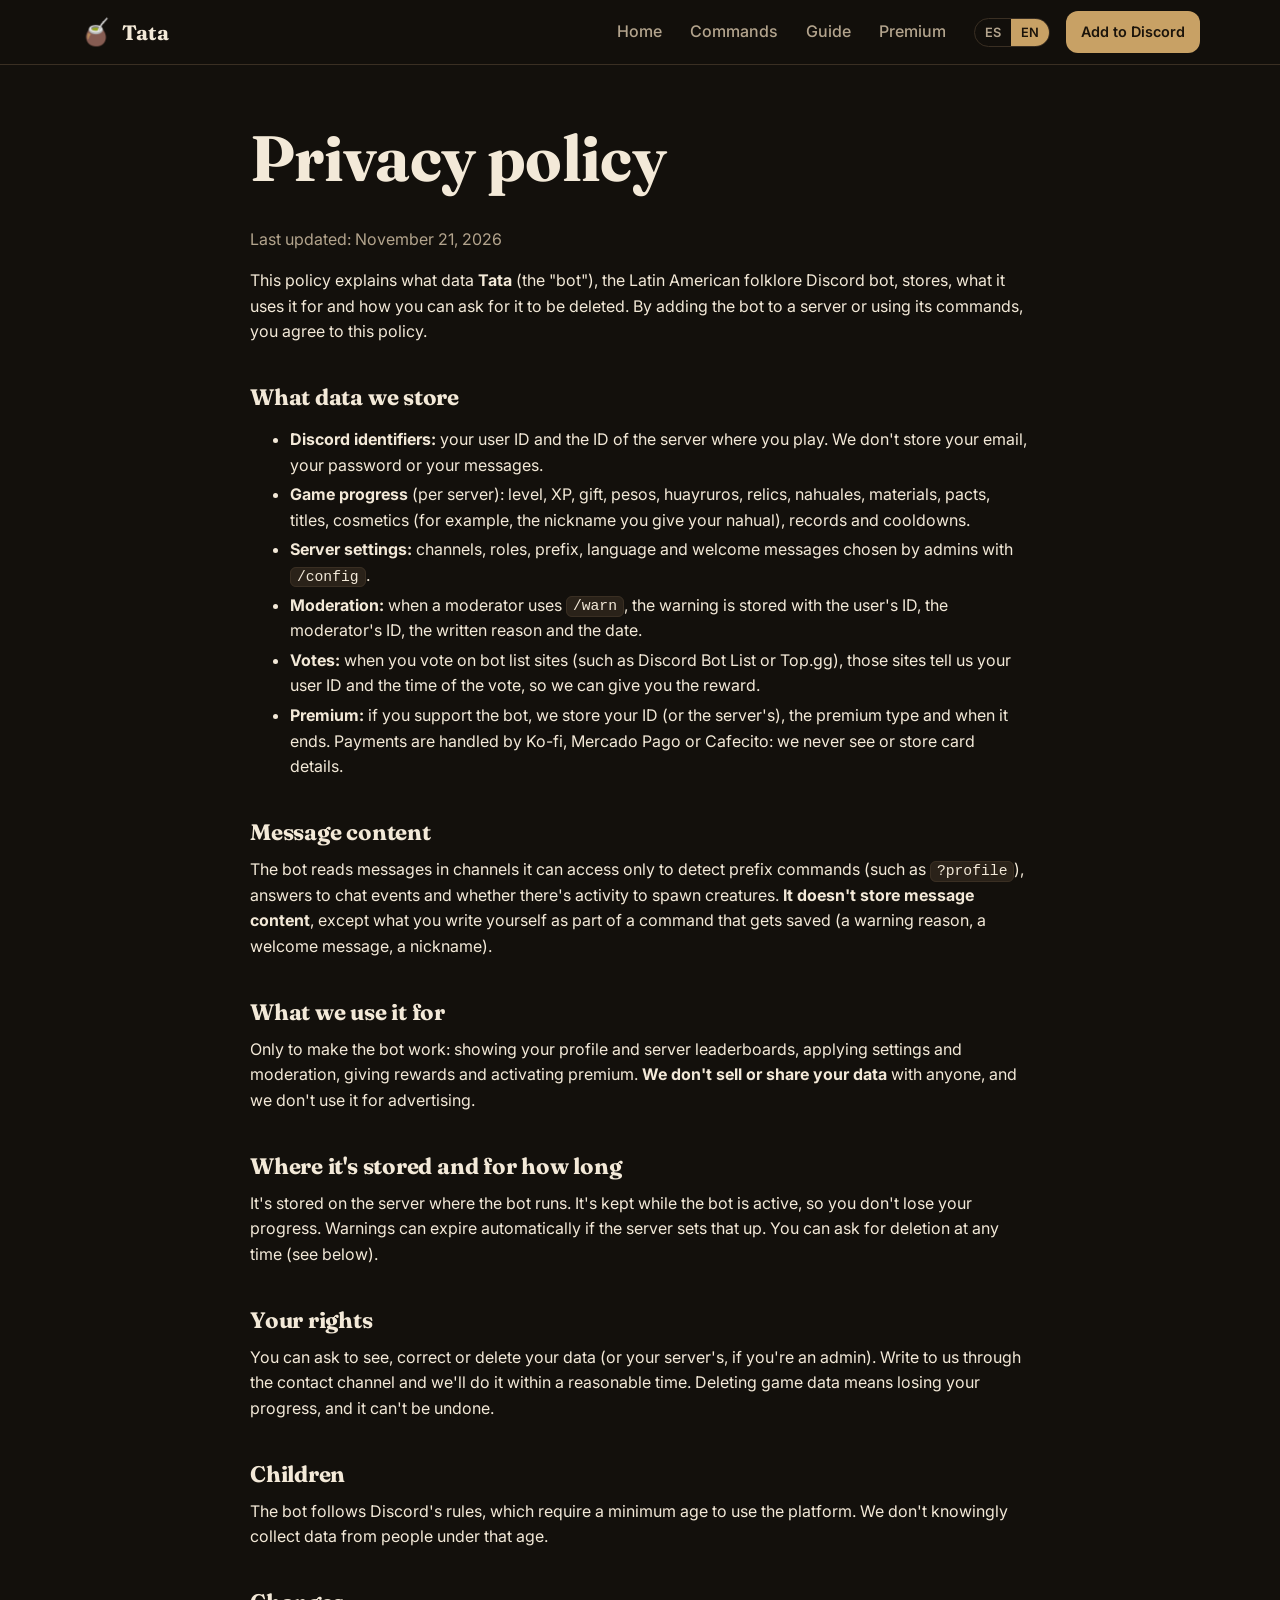
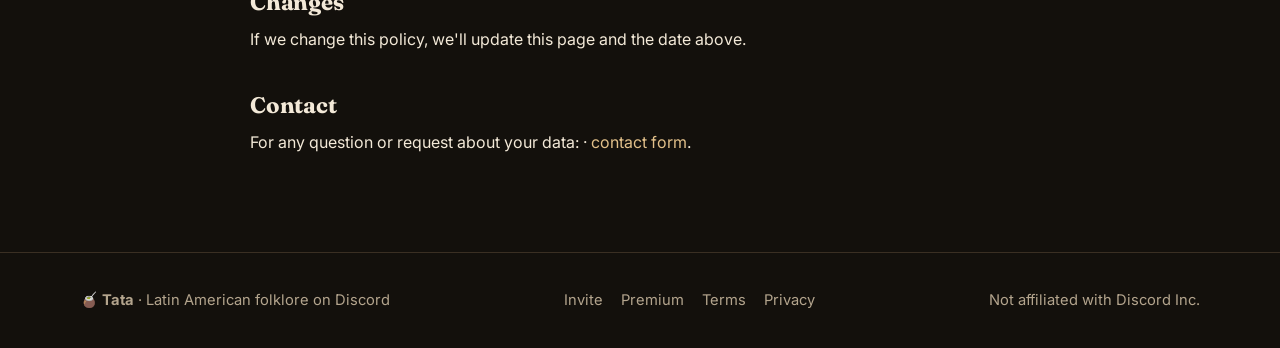
<file: privacidad.html>
<!doctype html>
<html lang="es" data-lang="es">
<head>
  <meta charset="utf-8" />
  <meta name="viewport" content="width=device-width, initial-scale=1" />
  <title>Política de privacidad · Tata</title>
  <meta name="title-es" content="Política de privacidad · Tata" />
  <meta name="title-en" content="Privacy policy · Tata" />
  <meta name="description" content="Qué datos guarda el Tata, el bot de Discord, para qué los usa y cómo pedir que se borren." />
  <meta name="theme-color" content="#c8a165" />
  <link rel="icon" href="favicon.svg" type="image/svg+xml" />
  <link rel="preconnect" href="https://fonts.googleapis.com" />
  <link rel="preconnect" href="https://fonts.gstatic.com" crossorigin />
  <link href="https://fonts.googleapis.com/css2?family=Fraunces:opsz,wght@9..144,600;9..144,700&family=Inter:wght@400;500;600;700&display=swap" rel="stylesheet" />
  <link rel="stylesheet" href="assets/style.css" />
  <script>(function(){var l;try{l=new URLSearchParams(location.search).get('lang')||localStorage.getItem('tata-lang')}catch(e){}if(l!=='es'&&l!=='en')l=(navigator.language||'es').toLowerCase().indexOf('es')===0?'es':'en';document.documentElement.dataset.lang=l;document.documentElement.lang=l})()</script>
</head>
<body data-page="privacidad">
  <main class="wrap legal">
    <!-- ───────────── Español ───────────── -->
    <div data-only="es">
      <h1>Política de privacidad</h1>
      <p class="muted">Última actualización: 21 de noviembre de 2026</p>
      <p>Esta política explica qué datos guarda <strong>Tata</strong> (el "bot"), el bot de Discord de mitología latinoamericana, para qué los usa y cómo podés pedir que se borren. Al agregar el bot a un servidor o usar sus comandos, aceptás esta política.</p>

      <h2>Qué datos guardamos</h2>
      <ul>
        <li><strong>Identificadores de Discord:</strong> el ID de tu usuario y el ID del servidor donde jugás. No guardamos tu correo, tu contraseña ni tus mensajes.</li>
        <li><strong>Progreso del juego</strong> (por servidor): nivel, XP, don, pesos, huayruros, reliquias, nahuales, materiales, pactos, títulos, cosméticos (por ejemplo, el apodo que le pongas a tu nahual), récords y tiempos de espera.</li>
        <li><strong>Configuración del servidor:</strong> canales, roles, prefijo, idioma y mensajes de bienvenida que elijan los administradores con <code>/config</code>.</li>
        <li><strong>Moderación:</strong> si un moderador usa <code>/warn</code>, se guarda la advertencia con el ID del usuario, el ID del moderador, el motivo escrito y la fecha.</li>
        <li><strong>Votos:</strong> cuando votás en páginas de bots (como Discord Bot List o Top.gg), esas páginas nos informan tu ID de usuario y el momento del voto, para darte la recompensa.</li>
        <li><strong>Premium:</strong> si apoyás al bot, guardamos tu ID (o el del servidor), el tipo de premium y hasta cuándo dura. Los pagos los procesan Ko-fi, Mercado Pago o Cafecito: nosotros no vemos ni guardamos datos de tarjetas.</li>
      </ul>

      <h2>Contenido de los mensajes</h2>
      <p>El bot lee los mensajes de los canales donde tiene acceso solo para detectar comandos con prefijo (por ejemplo <code>?perfil</code>), las respuestas de los eventos del chat y si hay actividad para hacer aparecer criaturas. <strong>No guarda el contenido de los mensajes</strong>, salvo lo que vos mismo escribís como parte de un comando que se guarda (un motivo de advertencia, un mensaje de bienvenida, un apodo).</p>

      <h2>Para qué los usamos</h2>
      <p>Solo para que el bot funcione: mostrar tu perfil y rankings del servidor, aplicar la configuración y la moderación, dar recompensas y activar el premium. <strong>No vendemos ni compartimos tus datos</strong> con nadie, ni los usamos para publicidad.</p>

      <h2>Dónde se guardan y por cuánto tiempo</h2>
      <p>Se guardan en el servidor donde corre el bot. Se conservan mientras el bot siga activo, para que no pierdas tu progreso. Las advertencias pueden vencer solas si el servidor lo configura. Podés pedir que se borren en cualquier momento (ver abajo).</p>

      <h2>Tus derechos</h2>
      <p>Podés pedir ver, corregir o borrar tus datos (o los de tu servidor, si sos administrador). Escribinos por el canal de contacto y lo hacemos en un plazo razonable. Borrar los datos del juego significa perder el progreso, y no se puede deshacer.</p>

      <h2>Menores</h2>
      <p>El bot sigue las reglas de Discord, que exigen una edad mínima para usar la plataforma. No buscamos recolectar datos de menores de esa edad.</p>

      <h2>Cambios</h2>
      <p>Si cambiamos esta política, actualizamos esta página y la fecha de arriba.</p>

      <h2>Contacto</h2>
      <p>Para cualquier consulta o pedido sobre tus datos: <a data-link="support" href="#">servidor de soporte</a> · <a data-link="contact" href="#">formulario de contacto</a>.</p>
    </div>

    <!-- ───────────── English ───────────── -->
    <div data-only="en">
      <h1>Privacy policy</h1>
      <p class="muted">Last updated: November 21, 2026</p>
      <p>This policy explains what data <strong>Tata</strong> (the "bot"), the Latin American folklore Discord bot, stores, what it uses it for and how you can ask for it to be deleted. By adding the bot to a server or using its commands, you agree to this policy.</p>

      <h2>What data we store</h2>
      <ul>
        <li><strong>Discord identifiers:</strong> your user ID and the ID of the server where you play. We don't store your email, your password or your messages.</li>
        <li><strong>Game progress</strong> (per server): level, XP, gift, pesos, huayruros, relics, nahuales, materials, pacts, titles, cosmetics (for example, the nickname you give your nahual), records and cooldowns.</li>
        <li><strong>Server settings:</strong> channels, roles, prefix, language and welcome messages chosen by admins with <code>/config</code>.</li>
        <li><strong>Moderation:</strong> when a moderator uses <code>/warn</code>, the warning is stored with the user's ID, the moderator's ID, the written reason and the date.</li>
        <li><strong>Votes:</strong> when you vote on bot list sites (such as Discord Bot List or Top.gg), those sites tell us your user ID and the time of the vote, so we can give you the reward.</li>
        <li><strong>Premium:</strong> if you support the bot, we store your ID (or the server's), the premium type and when it ends. Payments are handled by Ko-fi, Mercado Pago or Cafecito: we never see or store card details.</li>
      </ul>

      <h2>Message content</h2>
      <p>The bot reads messages in channels it can access only to detect prefix commands (such as <code>?profile</code>), answers to chat events and whether there's activity to spawn creatures. <strong>It doesn't store message content</strong>, except what you write yourself as part of a command that gets saved (a warning reason, a welcome message, a nickname).</p>

      <h2>What we use it for</h2>
      <p>Only to make the bot work: showing your profile and server leaderboards, applying settings and moderation, giving rewards and activating premium. <strong>We don't sell or share your data</strong> with anyone, and we don't use it for advertising.</p>

      <h2>Where it's stored and for how long</h2>
      <p>It's stored on the server where the bot runs. It's kept while the bot is active, so you don't lose your progress. Warnings can expire automatically if the server sets that up. You can ask for deletion at any time (see below).</p>

      <h2>Your rights</h2>
      <p>You can ask to see, correct or delete your data (or your server's, if you're an admin). Write to us through the contact channel and we'll do it within a reasonable time. Deleting game data means losing your progress, and it can't be undone.</p>

      <h2>Children</h2>
      <p>The bot follows Discord's rules, which require a minimum age to use the platform. We don't knowingly collect data from people under that age.</p>

      <h2>Changes</h2>
      <p>If we change this policy, we'll update this page and the date above.</p>

      <h2>Contact</h2>
      <p>For any question or request about your data: <a data-link="support" href="#">support server</a> · <a data-link="contact" href="#">contact form</a>.</p>
    </div>
  </main>
  <script src="assets/site.js"></script>
</body>
</html>
</file>
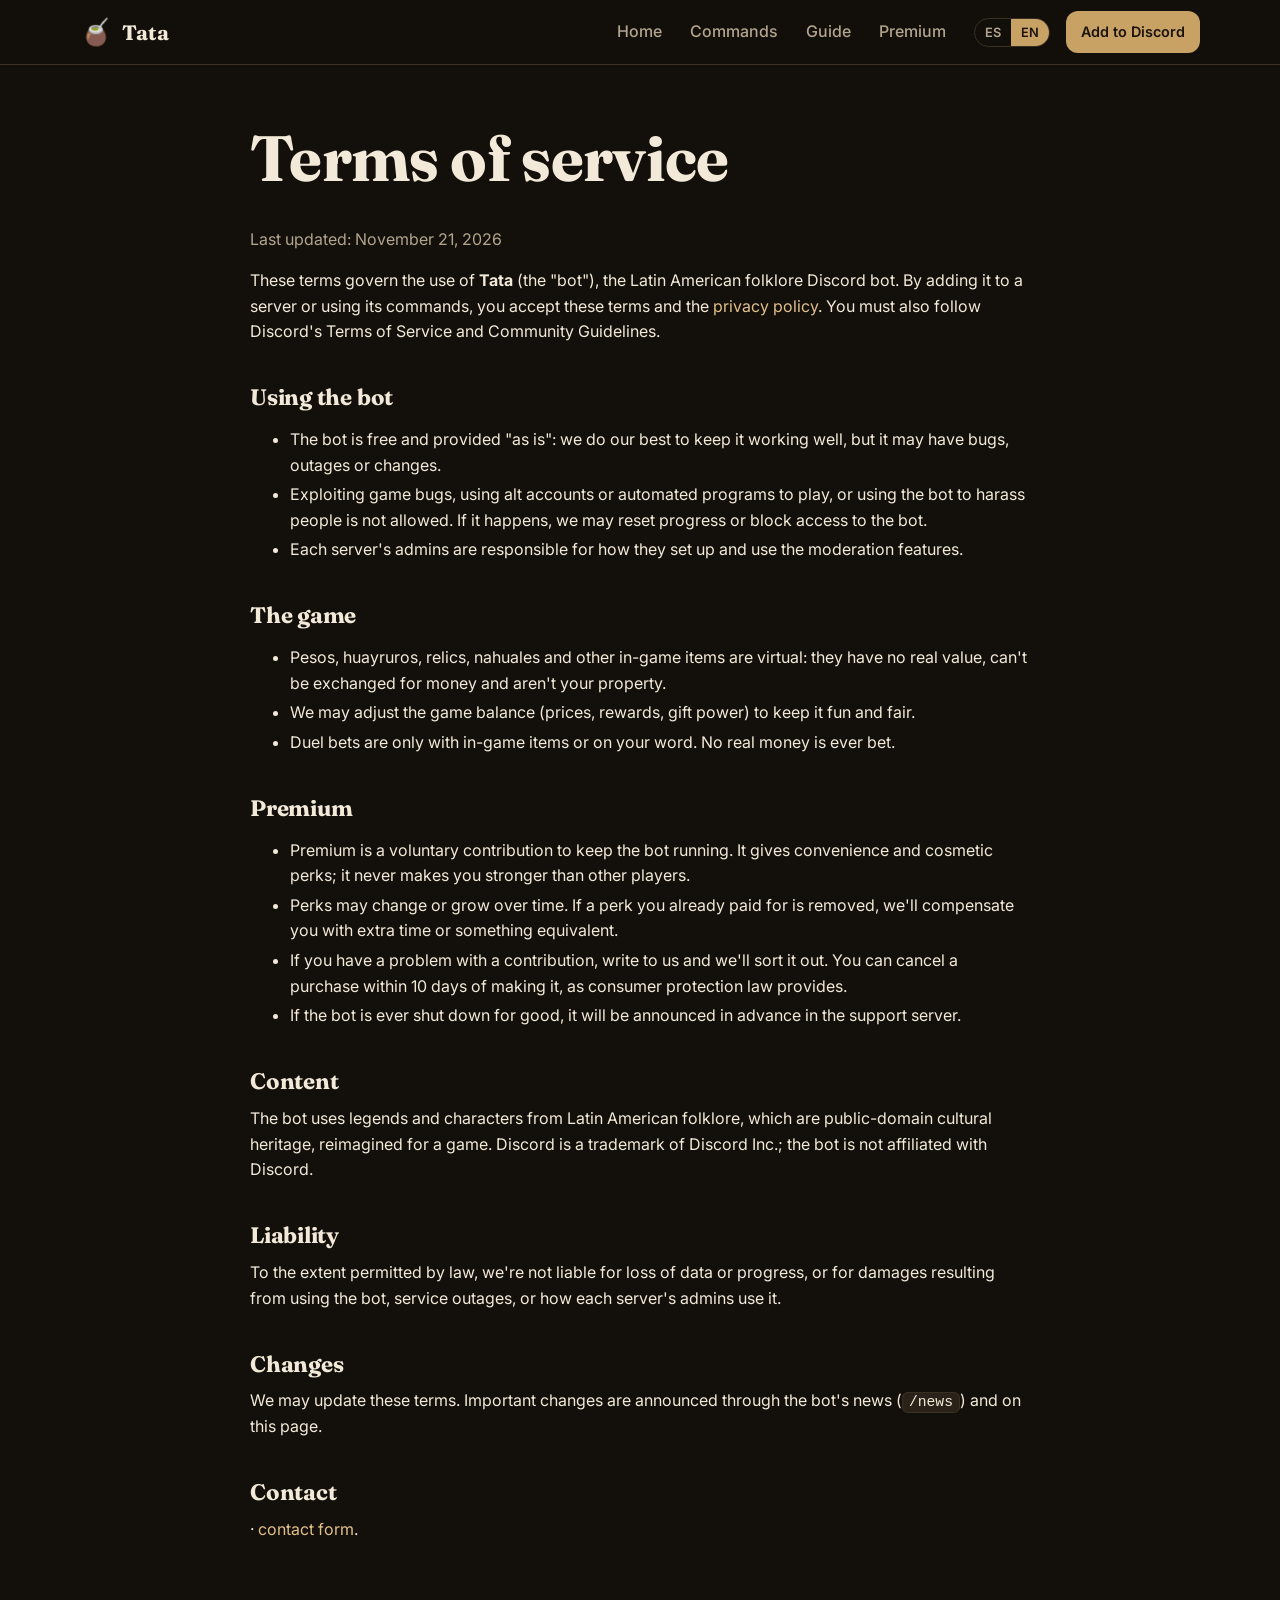
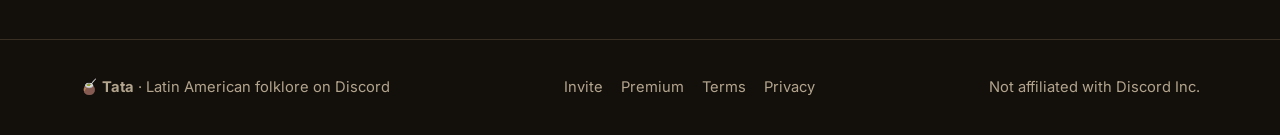
<file: terminos.html>
<!doctype html>
<html lang="es" data-lang="es">
<head>
  <meta charset="utf-8" />
  <meta name="viewport" content="width=device-width, initial-scale=1" />
  <title>Términos de uso · Tata</title>
  <meta name="title-es" content="Términos de uso · Tata" />
  <meta name="title-en" content="Terms of service · Tata" />
  <meta name="description" content="Términos de uso del Tata, el bot de Discord de mitología latinoamericana." />
  <meta name="theme-color" content="#c8a165" />
  <link rel="icon" href="favicon.svg" type="image/svg+xml" />
  <link rel="preconnect" href="https://fonts.googleapis.com" />
  <link rel="preconnect" href="https://fonts.gstatic.com" crossorigin />
  <link href="https://fonts.googleapis.com/css2?family=Fraunces:opsz,wght@9..144,600;9..144,700&family=Inter:wght@400;500;600;700&display=swap" rel="stylesheet" />
  <link rel="stylesheet" href="assets/style.css" />
  <script>(function(){var l;try{l=new URLSearchParams(location.search).get('lang')||localStorage.getItem('tata-lang')}catch(e){}if(l!=='es'&&l!=='en')l=(navigator.language||'es').toLowerCase().indexOf('es')===0?'es':'en';document.documentElement.dataset.lang=l;document.documentElement.lang=l})()</script>
</head>
<body data-page="terminos">
  <main class="wrap legal">
    <!-- ───────────── Español ───────────── -->
    <div data-only="es">
      <h1>Términos de uso</h1>
      <p class="muted">Última actualización: 21 de noviembre de 2026</p>
      <p>Estos términos rigen el uso de <strong>Tata</strong> (el "bot"), el bot de Discord de mitología latinoamericana. Al agregarlo a un servidor o usar sus comandos, aceptás estos términos y la <a href="privacidad.html">política de privacidad</a>. También tenés que cumplir las Condiciones del servicio y las Normas de la comunidad de Discord.</p>

      <h2>Uso del bot</h2>
      <ul>
        <li>El bot es gratis y se ofrece "tal cual": hacemos lo posible para que funcione bien, pero puede tener errores, cortes o cambios.</li>
        <li>No está permitido abusar de errores del juego, usar cuentas o programas automáticos para jugar, ni usar el bot para molestar a otras personas. Si pasa, podemos reiniciar el progreso o bloquear el uso del bot.</li>
        <li>Los administradores de cada servidor son responsables de cómo configuran y usan las funciones de moderación.</li>
      </ul>

      <h2>El juego</h2>
      <ul>
        <li>Los pesos, huayruros, reliquias, nahuales y demás objetos del juego son virtuales: no tienen valor real, no se pueden cambiar por dinero y no son de tu propiedad.</li>
        <li>Podemos ajustar el balance del juego (precios, recompensas, poder de los dones) para mantenerlo divertido y justo.</li>
        <li>Las apuestas de los duelos son solo con cosas del juego o de palabra. No se apuesta dinero real.</li>
      </ul>

      <h2 id="premium">Premium</h2>
      <ul>
        <li>El premium es un aporte voluntario para mantener el bot. Da beneficios de comodidad y cosméticos; nunca te hace más fuerte que los demás jugadores.</li>
        <li>Los beneficios pueden cambiar o ampliarse con el tiempo. Si se quita un beneficio que ya pagaste, te lo compensamos con tiempo extra o algo equivalente.</li>
        <li>Si tenés un problema con un aporte, escribinos y lo resolvemos. Podés arrepentirte de una compra dentro de los 10 días de hecha, según la ley de defensa del consumidor.</li>
        <li>Si el bot deja de funcionar definitivamente, se avisará con anticipación en el servidor de soporte.</li>
      </ul>

      <h2>Contenido</h2>
      <p>El bot usa leyendas y personajes del folclore latinoamericano, que son patrimonio cultural de dominio público, reinterpretados para un juego. Discord es una marca de Discord Inc.; el bot no está afiliado a Discord.</p>

      <h2>Responsabilidad</h2>
      <p>En la medida en que la ley lo permite, no somos responsables por pérdidas de datos, de progreso o por daños que resulten del uso del bot, de cortes del servicio o de cómo lo usen los administradores de cada servidor.</p>

      <h2>Cambios</h2>
      <p>Podemos actualizar estos términos. Los cambios importantes se avisan con el canal de novedades del bot (<code>/novedades</code>) y en esta página.</p>

      <h2>Contacto</h2>
      <p><a data-link="support" href="#">Servidor de soporte</a> · <a data-link="contact" href="#">formulario de contacto</a>.</p>
    </div>

    <!-- ───────────── English ───────────── -->
    <div data-only="en">
      <h1>Terms of service</h1>
      <p class="muted">Last updated: November 21, 2026</p>
      <p>These terms govern the use of <strong>Tata</strong> (the "bot"), the Latin American folklore Discord bot. By adding it to a server or using its commands, you accept these terms and the <a href="privacidad.html">privacy policy</a>. You must also follow Discord's Terms of Service and Community Guidelines.</p>

      <h2>Using the bot</h2>
      <ul>
        <li>The bot is free and provided "as is": we do our best to keep it working well, but it may have bugs, outages or changes.</li>
        <li>Exploiting game bugs, using alt accounts or automated programs to play, or using the bot to harass people is not allowed. If it happens, we may reset progress or block access to the bot.</li>
        <li>Each server's admins are responsible for how they set up and use the moderation features.</li>
      </ul>

      <h2>The game</h2>
      <ul>
        <li>Pesos, huayruros, relics, nahuales and other in-game items are virtual: they have no real value, can't be exchanged for money and aren't your property.</li>
        <li>We may adjust the game balance (prices, rewards, gift power) to keep it fun and fair.</li>
        <li>Duel bets are only with in-game items or on your word. No real money is ever bet.</li>
      </ul>

      <h2 id="premium-en">Premium</h2>
      <ul>
        <li>Premium is a voluntary contribution to keep the bot running. It gives convenience and cosmetic perks; it never makes you stronger than other players.</li>
        <li>Perks may change or grow over time. If a perk you already paid for is removed, we'll compensate you with extra time or something equivalent.</li>
        <li>If you have a problem with a contribution, write to us and we'll sort it out. You can cancel a purchase within 10 days of making it, as consumer protection law provides.</li>
        <li>If the bot is ever shut down for good, it will be announced in advance in the support server.</li>
      </ul>

      <h2>Content</h2>
      <p>The bot uses legends and characters from Latin American folklore, which are public-domain cultural heritage, reimagined for a game. Discord is a trademark of Discord Inc.; the bot is not affiliated with Discord.</p>

      <h2>Liability</h2>
      <p>To the extent permitted by law, we're not liable for loss of data or progress, or for damages resulting from using the bot, service outages, or how each server's admins use it.</p>

      <h2>Changes</h2>
      <p>We may update these terms. Important changes are announced through the bot's news (<code>/news</code>) and on this page.</p>

      <h2>Contact</h2>
      <p><a data-link="support" href="#">Support server</a> · <a data-link="contact" href="#">contact form</a>.</p>
    </div>
  </main>
  <script src="assets/site.js"></script>
</body>
</html>
</file>
<file: assets/style.css>
/* 🧉 Tata — página web. Noche de campo: fondo oscuro, dorado de poncho y rojo huayruro. */
:root {
  --bg: #13100c;
  --bg-2: #1b1610;
  --card: #221b14;
  --card-2: #2a2219;
  --line: #3a2f23;
  --text: #f3e9d8;
  --muted: #b3a48d;
  --gold: #c8a165;
  --gold-2: #e2c08a;
  --red: #c8392b;
  --green: #6f9a5a;
  --radius: 16px;
  --shadow: 0 10px 30px rgba(0, 0, 0, 0.35);
  --max: 1120px;
  --font-title: 'Fraunces', Georgia, serif;
  --font-body: 'Inter', system-ui, -apple-system, 'Segoe UI', sans-serif;
}

* { box-sizing: border-box; }
html { scroll-behavior: smooth; }
body {
  margin: 0;
  background: var(--bg);
  color: var(--text);
  font: 16px/1.6 var(--font-body);
  -webkit-font-smoothing: antialiased;
}
a { color: var(--gold-2); text-decoration: none; }
a:hover { text-decoration: underline; }
img { max-width: 100%; }
h1, h2, h3 { font-family: var(--font-title); line-height: 1.15; margin: 0 0 0.5em; letter-spacing: -0.01em; }
h1 { font-size: clamp(2.3rem, 6vw, 4rem); }
h2 { font-size: clamp(1.7rem, 3.5vw, 2.4rem); }
h3 { font-size: 1.2rem; }
p { margin: 0 0 1em; }
code, kbd {
  font: 0.92em/1.4 ui-monospace, 'Cascadia Code', Consolas, monospace;
  background: var(--card-2);
  border: 1px solid var(--line);
  border-radius: 6px;
  padding: 0.1em 0.4em;
}

/* Idiomas: cada texto existe en los dos, se muestra el del <html data-lang> */
html[data-lang='es'] [data-only='en'],
html[data-lang='en'] [data-only='es'] { display: none !important; }

.wrap { width: min(var(--max), 100% - 32px); margin-inline: auto; }
.muted { color: var(--muted); }
.center { text-align: center; }

/* ───────────── Encabezado ───────────── */
.top {
  position: sticky;
  top: 0;
  z-index: 20;
  background: rgba(19, 16, 12, 0.85);
  backdrop-filter: blur(10px);
  border-bottom: 1px solid var(--line);
}
.top .wrap { display: flex; align-items: center; gap: 16px; height: 64px; }
.brand { display: flex; align-items: center; gap: 10px; font: 700 1.3rem var(--font-title); color: var(--text); }
.brand:hover { text-decoration: none; }
.brand .mate { font-size: 1.6rem; }
.nav { display: flex; gap: 4px; margin-left: auto; }
.nav a { color: var(--muted); padding: 8px 12px; border-radius: 10px; font-weight: 500; }
.nav a:hover, .nav a[aria-current='page'] { color: var(--text); background: var(--card); text-decoration: none; }
.lang {
  display: flex;
  border: 1px solid var(--line);
  border-radius: 999px;
  overflow: hidden;
}
.lang button {
  background: none;
  border: 0;
  color: var(--muted);
  font: 600 0.8rem var(--font-body);
  padding: 6px 10px;
  cursor: pointer;
}
html[data-lang='es'] .lang [data-set='es'],
html[data-lang='en'] .lang [data-set='en'] { background: var(--gold); color: #1b140b; }
.menu-btn { display: none; margin-left: auto; background: none; border: 1px solid var(--line); color: var(--text); border-radius: 10px; padding: 6px 10px; font-size: 1.1rem; cursor: pointer; }

/* ───────────── Botones ───────────── */
.btn {
  display: inline-flex;
  align-items: center;
  gap: 8px;
  padding: 12px 20px;
  border-radius: 12px;
  font-weight: 600;
  border: 1px solid transparent;
  transition: transform 0.15s ease, background 0.15s ease;
}
.btn:hover { text-decoration: none; transform: translateY(-1px); }
.btn-gold { background: var(--gold); color: #1b140b; }
.btn-gold:hover { background: var(--gold-2); }
.btn-ghost { border-color: var(--line); color: var(--text); background: var(--card); }
.btn-ghost:hover { border-color: var(--gold); }
.btn-sm { padding: 8px 14px; font-size: 0.9rem; }
.top .btn { white-space: nowrap; }

/* ───────────── Portada ───────────── */
.hero {
  position: relative;
  overflow: hidden;
  padding: 90px 0 70px;
  background:
    radial-gradient(1200px 500px at 70% -10%, rgba(200, 161, 101, 0.18), transparent 60%),
    radial-gradient(800px 400px at 0% 100%, rgba(200, 57, 43, 0.12), transparent 60%);
}
.hero .wrap { display: grid; grid-template-columns: 1.2fr 0.8fr; gap: 40px; align-items: center; }
.eyebrow { color: var(--gold); font-weight: 600; letter-spacing: 0.08em; text-transform: uppercase; font-size: 0.8rem; }
.hero p.lead { font-size: 1.2rem; color: var(--muted); max-width: 36em; }
.actions { display: flex; flex-wrap: wrap; gap: 12px; margin-top: 24px; }
.hero-card {
  background: linear-gradient(160deg, var(--card-2), var(--card));
  border: 1px solid var(--line);
  border-radius: 24px;
  padding: 28px;
  box-shadow: var(--shadow);
  position: relative;
}
.hero-card .big { font-size: 5rem; line-height: 1; }
.hero-card blockquote { margin: 16px 0 0; font: italic 1.15rem/1.5 var(--font-title); color: var(--gold-2); }
.hero-card cite { display: block; margin-top: 8px; color: var(--muted); font-style: normal; font-size: 0.9rem; }
.stars { position: absolute; inset: 0; pointer-events: none; opacity: 0.5; background-image: radial-gradient(1px 1px at 20% 30%, #fff8, transparent), radial-gradient(1px 1px at 80% 20%, #fff6, transparent), radial-gradient(1.5px 1.5px at 60% 70%, #fff5, transparent), radial-gradient(1px 1px at 35% 80%, #fff7, transparent), radial-gradient(1px 1px at 90% 60%, #fff5, transparent); }

/* ───────────── Secciones ───────────── */
section.block { padding: 70px 0; }
section.alt { background: var(--bg-2); border-block: 1px solid var(--line); }
.section-head { max-width: 40em; margin-bottom: 32px; }
.grid { display: grid; gap: 16px; }
.grid-3 { grid-template-columns: repeat(3, 1fr); }
.grid-2 { grid-template-columns: repeat(2, 1fr); }
.card {
  background: var(--card);
  border: 1px solid var(--line);
  border-radius: var(--radius);
  padding: 22px;
}
.card .icon { font-size: 2rem; margin-bottom: 8px; }
.card h3 { margin-bottom: 6px; }
.card p:last-child { margin-bottom: 0; }
.steps { counter-reset: step; }
.steps .card { position: relative; padding-left: 64px; }
.steps .card::before {
  counter-increment: step;
  content: counter(step);
  position: absolute;
  left: 20px;
  top: 22px;
  width: 30px;
  height: 30px;
  border-radius: 50%;
  background: var(--gold);
  color: #1b140b;
  font-weight: 700;
  display: grid;
  place-items: center;
}
.pill {
  display: inline-block;
  padding: 2px 10px;
  border-radius: 999px;
  border: 1px solid var(--line);
  background: var(--card-2);
  font-size: 0.8rem;
  color: var(--muted);
  white-space: nowrap;
}
.cta {
  text-align: center;
  background: linear-gradient(135deg, rgba(200, 161, 101, 0.18), rgba(200, 57, 43, 0.12));
  border: 1px solid var(--line);
  border-radius: 24px;
  padding: 48px 24px;
}

/* ───────────── Comandos y guía ───────────── */
.page-head { padding: 56px 0 24px; }
.toolbar { display: flex; flex-wrap: wrap; gap: 10px; align-items: center; margin-bottom: 20px; }
.search {
  flex: 1 1 260px;
  background: var(--card);
  border: 1px solid var(--line);
  color: var(--text);
  border-radius: 12px;
  padding: 12px 14px;
  font: inherit;
}
.search:focus { outline: 2px solid var(--gold); outline-offset: 1px; }
.chips { display: flex; flex-wrap: wrap; gap: 8px; }
.chip {
  background: var(--card);
  border: 1px solid var(--line);
  color: var(--muted);
  border-radius: 999px;
  padding: 7px 14px;
  font: 500 0.9rem var(--font-body);
  cursor: pointer;
}
.chip[aria-pressed='true'] { background: var(--gold); color: #1b140b; border-color: var(--gold); }
.cat { margin: 34px 0 8px; }
.cat p { color: var(--muted); max-width: 52em; white-space: pre-line; }
.cmd {
  background: var(--card);
  border: 1px solid var(--line);
  border-radius: 14px;
  padding: 14px 18px;
  margin-bottom: 10px;
}
.cmd summary { cursor: pointer; list-style: none; display: flex; flex-wrap: wrap; gap: 6px 12px; align-items: baseline; }
.cmd summary::-webkit-details-marker { display: none; }
.cmd .name { font: 600 1rem ui-monospace, Consolas, monospace; color: var(--gold-2); }
.cmd .usage { font: 0.9rem ui-monospace, Consolas, monospace; color: var(--muted); }
.cmd .desc { flex-basis: 100%; color: var(--text); }
.cmd .more { margin-top: 10px; padding-top: 10px; border-top: 1px dashed var(--line); font-size: 0.93rem; color: var(--muted); }
.cmd .more ul { margin: 6px 0 0; padding-left: 20px; }
.empty { color: var(--muted); padding: 40px 0; text-align: center; }

.tabs { display: flex; flex-wrap: wrap; gap: 8px; margin-bottom: 20px; }
.entry {
  background: var(--card);
  border: 1px solid var(--line);
  border-radius: 14px;
  padding: 16px 18px;
}
.entry .head { display: flex; gap: 12px; align-items: center; margin-bottom: 6px; }
.entry .emoji { font-size: 1.8rem; }
.entry h3 { margin: 0; font-size: 1.08rem; font-family: var(--font-body); font-weight: 700; }
.entry .sub { color: var(--muted); font-size: 0.88rem; }
.entry ul { margin: 8px 0 0; padding-left: 18px; font-size: 0.93rem; }
.entry li { margin: 2px 0; }
.entry .stats { color: var(--gold-2); font-size: 0.9rem; margin-top: 6px; }
.r-legendario { border-left: 3px solid #e3b341; }
.r-epico { border-left: 3px solid #a371f7; }
.r-raro { border-left: 3px solid #4f8ff0; }
.r-comun { border-left: 3px solid #8b949e; }

/* ───────────── Premium ───────────── */
.price-card { display: flex; flex-direction: column; gap: 10px; }
.price-card ul { padding-left: 20px; margin: 0; }
.pay { display: flex; flex-wrap: wrap; gap: 12px; }

/* ───────────── Legales ───────────── */
.legal { max-width: 780px; padding: 56px 0 80px; }
.legal h2 { font-size: 1.4rem; margin-top: 1.8em; }
.legal li { margin: 4px 0; }
.note { background: var(--card); border: 1px solid var(--line); border-left: 3px solid var(--gold); border-radius: 12px; padding: 14px 18px; color: var(--muted); }

/* ───────────── Pie ───────────── */
footer { border-top: 1px solid var(--line); padding: 36px 0; color: var(--muted); font-size: 0.92rem; }
footer .wrap { display: flex; flex-wrap: wrap; gap: 16px 28px; align-items: center; justify-content: space-between; }
footer nav { display: flex; flex-wrap: wrap; gap: 6px 18px; }
footer a { color: var(--muted); }
footer a:hover { color: var(--text); }

/* ───────────── Celular ───────────── */
@media (max-width: 900px) {
  .hero .wrap, .grid-3, .grid-2 { grid-template-columns: 1fr; }
  .hero { padding: 56px 0 40px; }
}
@media (max-width: 760px) {
  .menu-btn { display: block; }
  .nav {
    display: none;
    position: absolute;
    top: 64px;
    left: 0;
    right: 0;
    flex-direction: column;
    background: var(--bg-2);
    border-bottom: 1px solid var(--line);
    padding: 10px 16px 16px;
  }
  .nav.open { display: flex; }
  .top .btn-invite { display: none; }
  .lang { margin-left: 0; }
}
@media (prefers-reduced-motion: reduce) {
  html { scroll-behavior: auto; }
  .btn { transition: none; }
}
</file>
